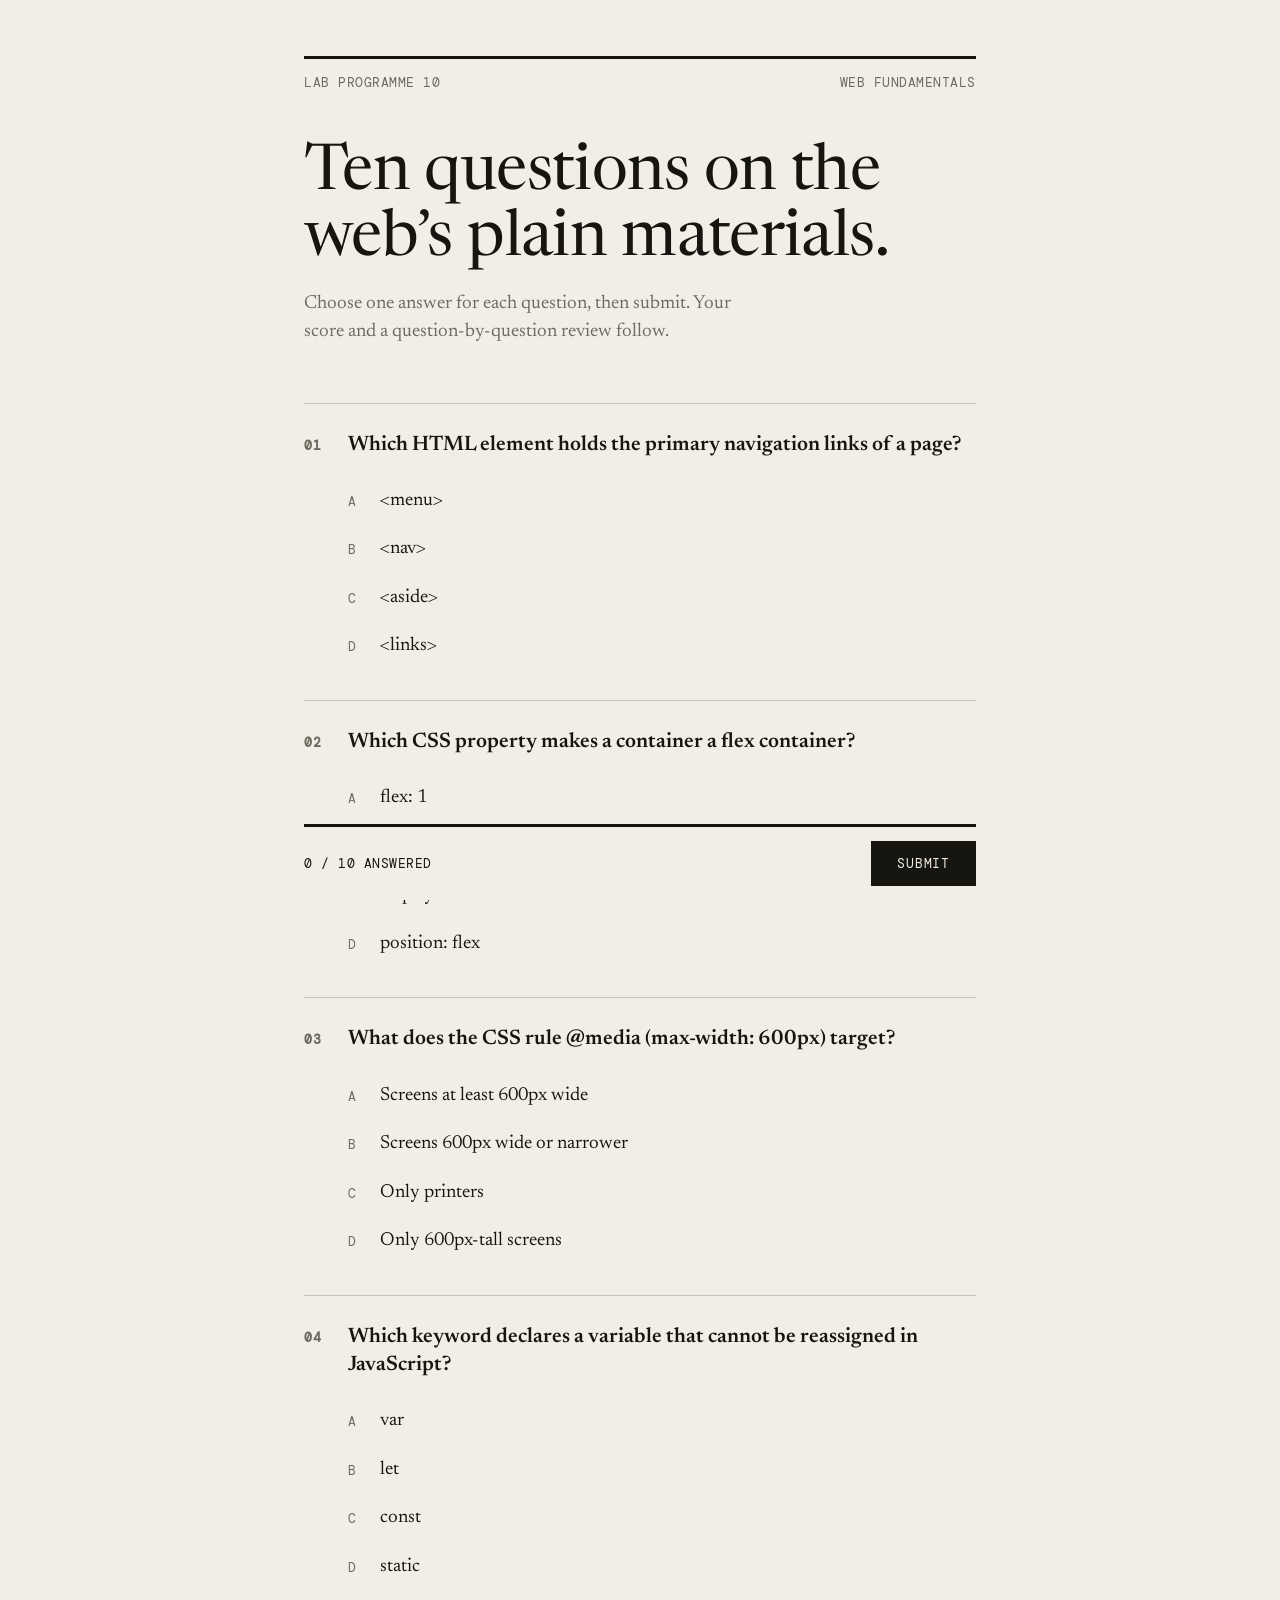
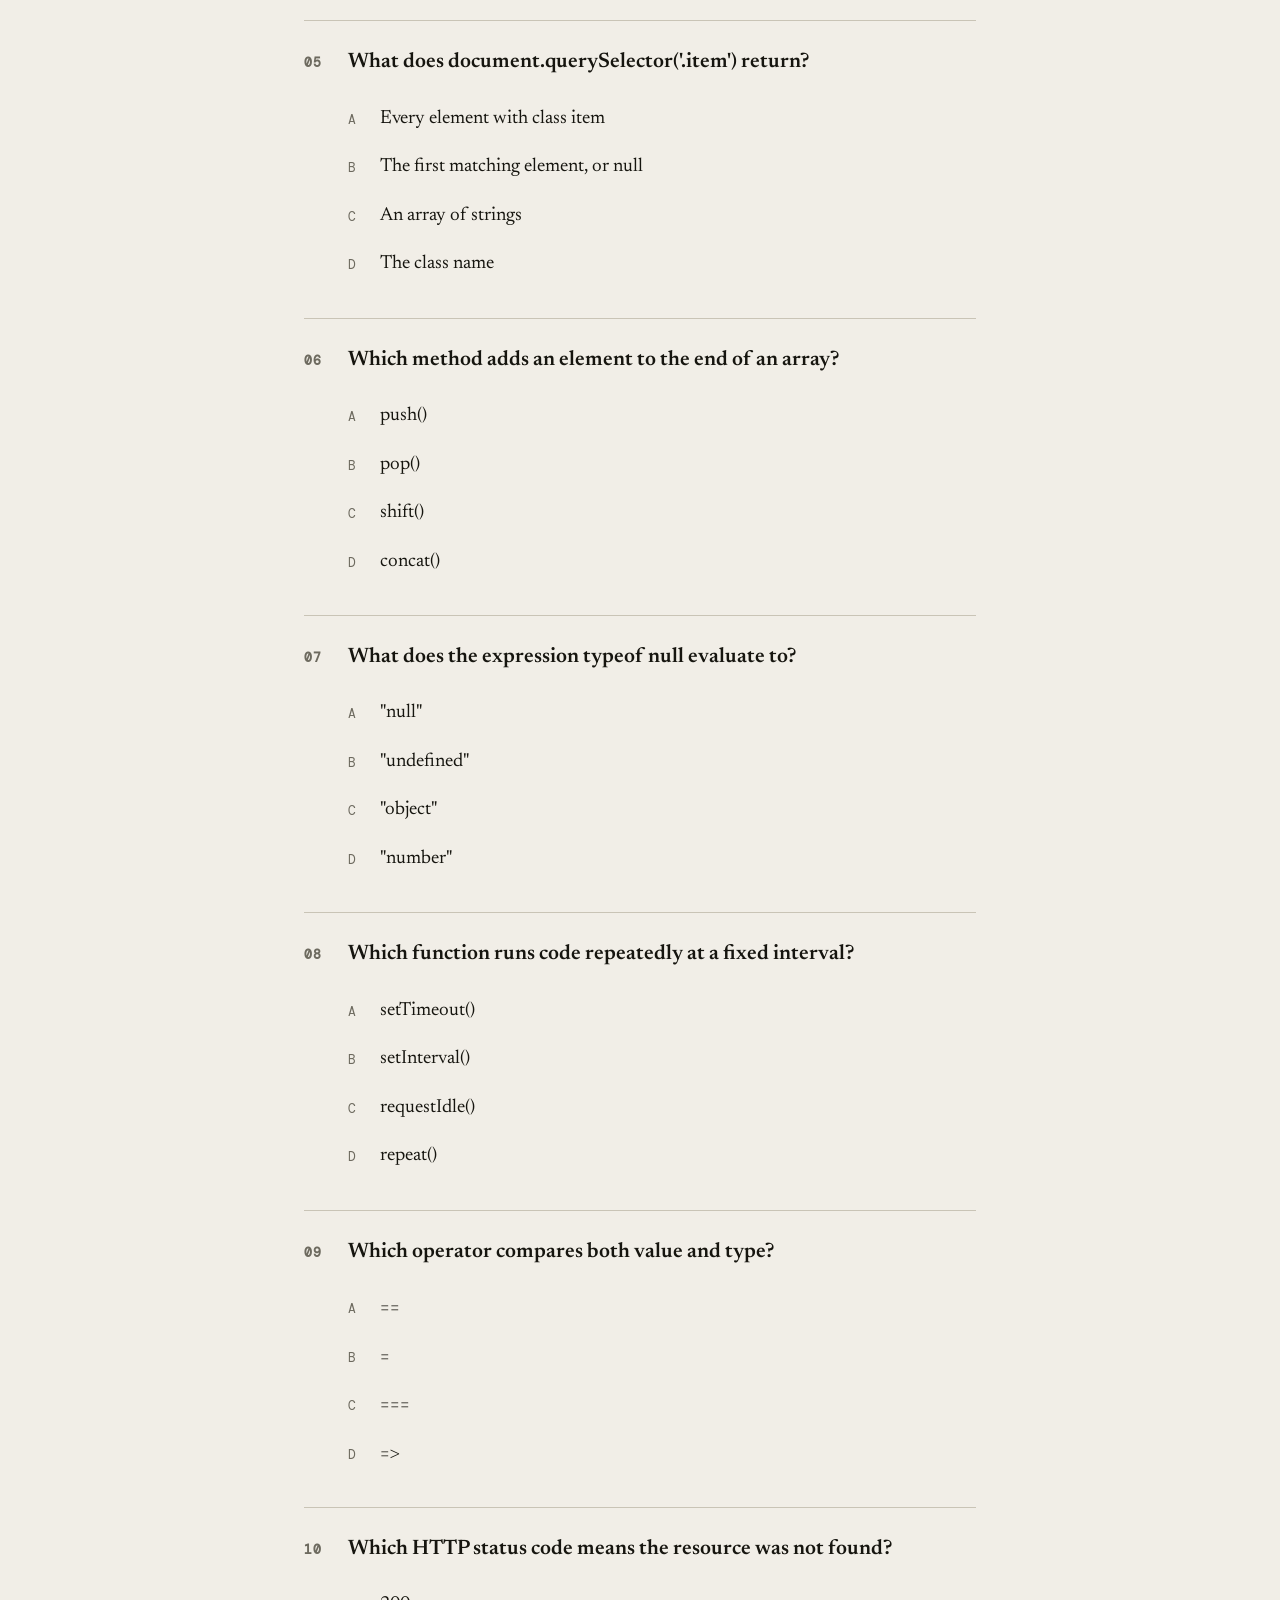
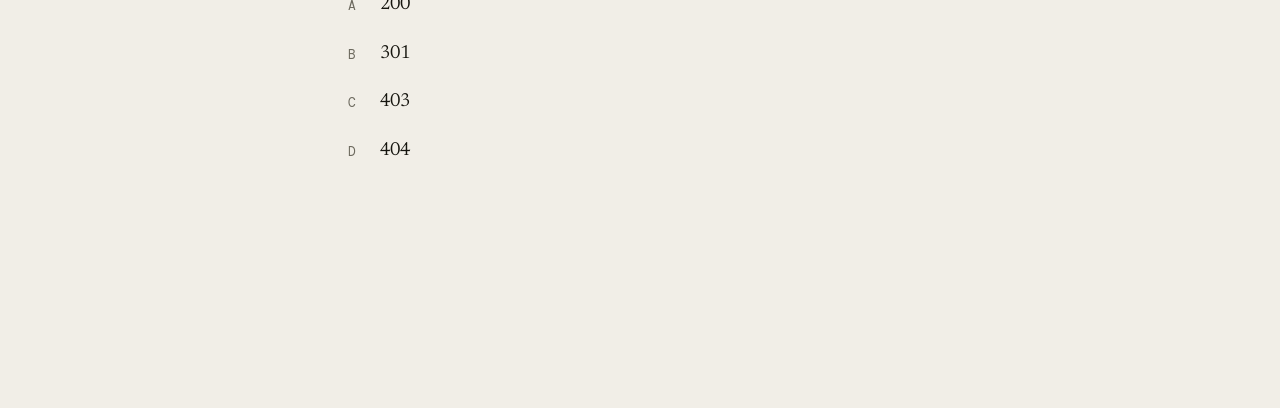
<file: 10. Quiz/index.html>
<!DOCTYPE html>
<html lang="en">

<head>
  <meta charset="utf-8">
  <meta name="viewport" content="width=device-width, initial-scale=1, viewport-fit=cover">
  <title>Web Fundamentals Quiz</title>
  <link rel="stylesheet"
    href="https://fonts.googleapis.com/css2?family=Newsreader:opsz,wght@6..72,400;6..72,600&family=DM+Mono:wght@400;500&display=swap">
  <style>
    :root {
      --paper: #f1eee7;
      --ink: #16150f;
      --mute: #6d6a5f;
      --rule: #c9c4b6;
      --accent: #b3331d;
      --ok: #2f5d3a;
      box-sizing: border-box;
      padding-top: env(safe-area-inset-top, 0px);
      padding-bottom: env(safe-area-inset-bottom, 0px);
    }

    @media (prefers-color-scheme:dark) {
      :root:not([data-theme="light"]) {
        --paper: #14130f;
        --ink: #ebe7da;
        --mute: #9a9585;
        --rule: #3a372e;
        --accent: #e0654d;
        --ok: #7fb48a;
        color-scheme: dark
      }
    }

    :root[data-theme="dark"] {
      --paper: #14130f;
      --ink: #ebe7da;
      --mute: #9a9585;
      --rule: #3a372e;
      --accent: #e0654d;
      --ok: #7fb48a;
      color-scheme: dark
    }

    html {
      scroll-padding-top: env(safe-area-inset-top, 0px)
    }

    * {
      box-sizing: border-box
    }

    body {
      margin: 0;
      background: var(--paper);
      color: var(--ink);
      font-family: "Newsreader", Georgia, "Times New Roman", serif;
      font-size: 19px;
      line-height: 1.5
    }

    .mono {
      font-family: "DM Mono", ui-monospace, Menlo, Consolas, monospace;
      font-size: 13px;
      letter-spacing: .04em;
      text-transform: uppercase
    }

    main {
      max-width: 720px;
      margin: 0 auto;
      padding: 56px 24px 96px
    }

    header {
      border-top: 3px solid var(--ink);
      padding-top: 14px;
      display: flex;
      justify-content: space-between;
      gap: 16px;
      color: var(--mute)
    }

    h1 {
      font-weight: 400;
      font-size: clamp(38px, 8vw, 64px);
      line-height: 1.04;
      margin: 48px 0 16px;
      letter-spacing: -.01em
    }

    .lede {
      color: var(--mute);
      margin: 0 0 56px;
      max-width: 46ch
    }

    .q {
      border-top: 1px solid var(--rule);
      padding: 28px 0 8px
    }

    .q h2 {
      font-weight: 600;
      font-size: 21px;
      line-height: 1.35;
      margin: 0 0 18px;
      display: grid;
      grid-template-columns: 44px 1fr
    }

    .q h2 .mono {
      color: var(--mute);
      padding-top: 5px
    }

    .opts {
      margin: 0 0 20px 44px;
      padding: 0;
      border: 0
    }

    .opt {
      display: grid;
      grid-template-columns: 32px 1fr;
      padding: 9px 0;
      cursor: pointer;
      border-bottom: 1px solid transparent
    }

    .opt input {
      position: absolute;
      opacity: 0;
      pointer-events: none
    }

    .opt .k {
      font-family: "DM Mono", monospace;
      font-size: 13px;
      color: var(--mute);
      padding-top: 5px
    }

    .opt span.t {
      border-bottom: 1px solid transparent
    }

    .opt:hover span.t {
      border-bottom-color: var(--mute)
    }

    .opt input:checked~.t {
      border-bottom: 2px solid var(--ink);
      font-weight: 600
    }

    .opt input:checked~.k {
      color: var(--ink)
    }

    .opt input:focus-visible~.t {
      outline: 2px solid var(--accent);
      outline-offset: 3px
    }

    .bar {
      position: sticky;
      bottom: 0;
      background: var(--paper);
      border-top: 3px solid var(--ink);
      padding: 14px 0 calc(14px + env(safe-area-inset-bottom, 0px));
      margin-top: 32px;
      display: flex;
      justify-content: space-between;
      align-items: center;
      gap: 16px
    }

    button {
      font-family: "DM Mono", ui-monospace, monospace;
      font-size: 13px;
      letter-spacing: .06em;
      text-transform: uppercase;
      background: var(--ink);
      color: var(--paper);
      border: 0;
      border-radius: 0;
      padding: 14px 26px;
      cursor: pointer
    }

    button:hover {
      background: var(--accent);
      color: #fff
    }

    button:disabled {
      background: transparent;
      color: var(--mute);
      border: 1px solid var(--rule);
      cursor: not-allowed
    }

    button.ghost {
      background: transparent;
      color: var(--ink);
      border: 1px solid var(--ink)
    }

    button.ghost:hover {
      background: var(--ink);
      color: var(--paper)
    }

    .msg {
      color: var(--accent);
      min-height: 1.4em
    }

    .score {
      display: flex;
      align-items: baseline;
      gap: 18px;
      border-top: 3px solid var(--ink);
      padding-top: 24px;
      margin-top: 40px
    }

    .score .n {
      font-size: clamp(96px, 24vw, 168px);
      line-height: .9;
      font-weight: 400;
      letter-spacing: -.03em
    }

    .score .d {
      font-size: clamp(28px, 6vw, 44px);
      color: var(--mute)
    }

    .verdict {
      font-size: 24px;
      margin: 8px 0 8px
    }

    .tally {
      display: flex;
      gap: 32px;
      color: var(--mute);
      margin: 20px 0 48px;
      flex-wrap: wrap
    }

    .tally b {
      color: var(--ink);
      font-weight: 500
    }

    .r {
      border-top: 1px solid var(--rule);
      padding: 22px 0
    }

    .r .head {
      display: grid;
      grid-template-columns: 44px 1fr;
      margin-bottom: 8px
    }

    .r .head p {
      margin: 0;
      font-weight: 600
    }

    .r .row {
      margin-left: 44px;
      display: grid;
      grid-template-columns: 120px 1fr;
      gap: 4px 12px;
      padding: 3px 0
    }

    .r .row .mono {
      color: var(--mute);
      padding-top: 4px
    }

    .good {
      color: var(--ok)
    }

    .bad {
      color: var(--accent)
    }

    .bad .t {
      text-decoration: line-through;
      text-decoration-thickness: 1px
    }

    .note {
      margin: 10px 0 0 44px;
      color: var(--mute);
      font-size: 17px
    }

    .hide {
      display: none
    }

    @media (max-width:520px) {
      body {
        font-size: 18px
      }

      .opts,
      .note,
      .r .row {
        margin-left: 0
      }

      .q h2,
      .r .head {
        grid-template-columns: 34px 1fr
      }

      .r .row {
        grid-template-columns: 1fr
      }
    }
  </style>
</head>

<body>
  <main>
    <header class="mono"><span>Lab Programme 10</span><span>Web Fundamentals</span></header>
    <h1>Ten questions on the web’s plain materials.</h1>
    <p class="lede">Choose one answer for each question, then submit. Your score and a question-by-question review
      follow.</p>

    <section id="quiz">
      <form id="form" novalidate></form>
      <div class="bar">
        <span class="mono" id="count">0 / 10 answered</span>
        <span class="msg mono" id="msg" role="status"></span>
        <button id="submit" type="button">Submit</button>
      </div>
    </section>

    <section id="result" class="hide" aria-live="polite"></section>
  </main>

  <script>
    const QUESTIONS = [
      { q: "Which HTML element holds the primary navigation links of a page?", o: ["<menu>", "<nav>", "<aside>", "<links>"], a: 1, n: "<nav> is the semantic landmark for major navigation blocks." },
      { q: "Which CSS property makes a container a flex container?", o: ["flex: 1", "align-items: center", "display: flex", "position: flex"], a: 2, n: "Flexbox begins with display: flex on the parent." },
      { q: "What does the CSS rule @media (max-width: 600px) target?", o: ["Screens at least 600px wide", "Screens 600px wide or narrower", "Only printers", "Only 600px-tall screens"], a: 1, n: "max-width applies the rules up to and including that width." },
      { q: "Which keyword declares a variable that cannot be reassigned in JavaScript?", o: ["var", "let", "const", "static"], a: 2, n: "const prevents reassignment of the binding." },
      { q: "What does document.querySelector('.item') return?", o: ["Every element with class item", "The first matching element, or null", "An array of strings", "The class name"], a: 1, n: "querySelectorAll returns all matches; querySelector returns the first." },
      { q: "Which method adds an element to the end of an array?", o: ["push()", "pop()", "shift()", "concat()"], a: 0, n: "push() appends and returns the new length." },
      { q: "What does the expression typeof null evaluate to?", o: ["\"null\"", "\"undefined\"", "\"object\"", "\"number\""], a: 2, n: "A long-standing quirk of the language." },
      { q: "Which function runs code repeatedly at a fixed interval?", o: ["setTimeout()", "setInterval()", "requestIdle()", "repeat()"], a: 1, n: "setInterval repeats until clearInterval is called." },
      { q: "Which operator compares both value and type?", o: ["==", "=", "===", "=>"], a: 2, n: "=== performs strict equality without type coercion." },
      { q: "Which HTTP status code means the resource was not found?", o: ["200", "301", "403", "404"], a: 3, n: "404 Not Found; 403 is forbidden, 301 a permanent redirect." }
    ];
    const L = ["A", "B", "C", "D"];
    const form = document.getElementById("form");
    const count = document.getElementById("count");
    const msg = document.getElementById("msg");
    const esc = s => s.replace(/[&<>"]/g, c => ({ "&": "&amp;", "<": "&lt;", ">": "&gt;", '"': "&quot;" }[c]));
    const pad = n => String(n).padStart(2, "0");

    function render() {
      form.innerHTML = QUESTIONS.map((x, i) => `
    <fieldset class="q" style="border-left:0;border-right:0;border-bottom:0;margin:0;padding-inline:0;min-inline-size:0">
      <legend class="hide">Question ${i + 1}</legend>
      <h2><span class="mono">${pad(i + 1)}</span><span>${esc(x.q)}</span></h2>
      <div class="opts">${x.o.map((t, j) => `
        <label class="opt"><input type="radio" name="q${i}" value="${j}"><span class="k">${L[j]}</span><span class="t">${esc(t)}</span></label>`).join("")}
      </div>
    </fieldset>`).join("");
      update();
    }
    function answers() {
      return QUESTIONS.map((_, i) => { const c = form.querySelector(`input[name=q${i}]:checked`); return c ? +c.value : null });
    }
    function update() {
      const n = answers().filter(v => v !== null).length;
      count.textContent = `${n} / ${QUESTIONS.length} answered`;
      if (n === QUESTIONS.length) msg.textContent = "";
    }
    form.addEventListener("change", update);

    document.getElementById("submit").addEventListener("click", () => {
      const ans = answers();
      const first = ans.indexOf(null);
      if (first !== -1) {
        const left = ans.filter(v => v === null).length;
        msg.textContent = `${left} unanswered`;
        form.querySelectorAll(".q")[first].scrollIntoView({ behavior: "smooth", block: "center" });
        return;
      }
      showResult(ans);
    });

    function showResult(ans) {
      const total = QUESTIONS.length;
      const score = ans.reduce((s, v, i) => s + (v === QUESTIONS[i].a ? 1 : 0), 0);
      const pct = Math.round(score / total * 100);
      const verdict = pct === 100 ? "Flawless." : pct >= 80 ? "Strong result." : pct >= 60 ? "A solid pass." : pct >= 40 ? "Needs revision." : "Start from the basics again.";
      const review = QUESTIONS.map((x, i) => {
        const ok = ans[i] === x.a;
        return `<div class="r">
      <div class="head"><span class="mono ${ok ? "good" : "bad"}">${pad(i + 1)}</span><p>${esc(x.q)}</p></div>
      <div class="row ${ok ? "good" : "bad"}"><span class="mono">${ok ? "Correct" : "Your answer"}</span><span class="t">${L[ans[i]]}. ${esc(x.o[ans[i]])}</span></div>
      ${ok ? "" : `<div class="row good"><span class="mono">Correct answer</span><span>${L[x.a]}. ${esc(x.o[x.a])}</span></div>`}
      <p class="note">${esc(x.n)}</p>
    </div>`}).join("");
      const res = document.getElementById("result");
      res.innerHTML = `
    <div class="mono" style="color:var(--mute);margin-top:40px">Result</div>
    <div class="score"><span class="n">${score}</span><span class="d">/ ${total}</span></div>
    <p class="verdict">${verdict}</p>
    <div class="tally mono"><span>Correct <b>${score}</b></span><span>Incorrect <b>${total - score}</b></span><span>Score <b>${pct}%</b></span></div>
    ${review}
    <div class="bar" style="position:static"><span></span><button id="retry" type="button" class="ghost">Retake quiz</button></div>`;
      document.getElementById("quiz").classList.add("hide");
      res.classList.remove("hide");
      window.scrollTo({ top: 0 });
      document.getElementById("retry").onclick = () => {
        res.classList.add("hide"); document.getElementById("quiz").classList.remove("hide");
        msg.textContent = ""; render(); window.scrollTo({ top: 0 });
      };
    }
    render();
  </script>
</body>

</html>
</file>
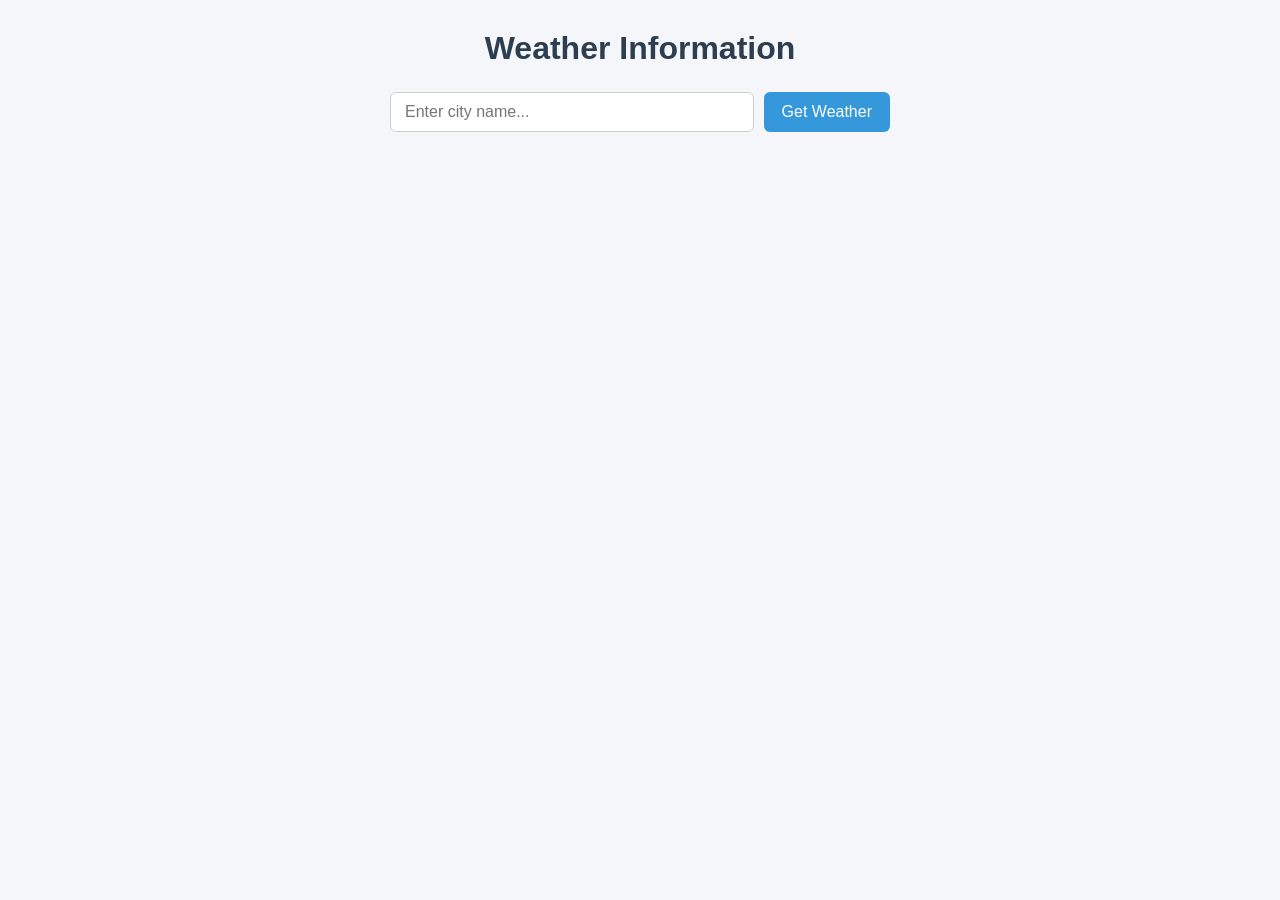
<file: 11. Weather_/index.html>
<!DOCTYPE html>
<html lang="en">

<head>
  <meta charset="UTF-8">
  <meta name="viewport" content="width=device-width, initial-scale=1.0">
  <title>Weather Information App</title>
  <style>
    * {
      box-sizing: border-box;
      margin: 0;
      padding: 0;
      font-family: Arial, sans-serif;
    }

    body {
      background-color: #f5f6fa;
      color: #333;
      padding: 30px 20px;
    }

    .container {
      max-width: 500px;
      margin: 0 auto;
    }

    h1 {
      text-align: center;
      margin-bottom: 25px;
      color: #2c3e50;
    }

    .input-group {
      display: flex;
      gap: 10px;
      margin-bottom: 20px;
    }

    .input-group input {
      flex: 1;
      padding: 10px 14px;
      font-size: 16px;
      border: 1px solid #ccc;
      border-radius: 6px;
      outline: none;
    }

    .input-group input:focus {
      border-color: #3498db;
    }

    .input-group button {
      padding: 10px 18px;
      font-size: 16px;
      background-color: #3498db;
      color: #ffffff;
      border: none;
      border-radius: 6px;
      cursor: pointer;
    }

    .input-group button:hover {
      background-color: #2980b9;
    }

    .error-msg {
      color: #e74c3c;
      font-size: 14px;
      text-align: center;
      margin-bottom: 15px;
      min-height: 20px;
    }

    .weather-card {
      background-color: #ffffff;
      padding: 25px;
      border-radius: 8px;
      border: 1px solid #e1e4e8;
      box-shadow: 0 2px 4px rgba(0, 0, 0, 0.05);
      text-align: center;
    }

    .weather-card h2 {
      font-size: 24px;
      color: #2c3e50;
      margin-bottom: 10px;
    }

    .weather-card .temp {
      font-size: 38px;
      font-weight: bold;
      color: #2c3e50;
      margin-bottom: 15px;
    }

    .weather-card p {
      font-size: 16px;
      color: #555;
      margin-bottom: 8px;
      text-transform: capitalize;
    }

    .loading {
      text-align: center;
      color: #7f8c8d;
      font-size: 16px;
      padding: 20px;
    }
  </style>
</head>

<body>
  <div class="container">
    <h1>Weather Information</h1>

    <div class="input-group">
      <input type="text" id="cityInput" placeholder="Enter city name...">
      <button id="searchBtn">Get Weather</button>
    </div>

    <div id="errorMessage" class="error-msg"></div>
    <div id="weatherContainer"></div>
  </div>

  <script>
    const API_KEY = "506cc305a262349e670315eeb8fe59c2";
    const BASE_URL = "https://api.openweathermap.org/data/2.5/weather";

    const cityInput = document.getElementById("cityInput");
    const searchBtn = document.getElementById("searchBtn");
    const weatherContainer = document.getElementById("weatherContainer");
    const errorMessage = document.getElementById("errorMessage");

    function displayError(message) {
      weatherContainer.innerHTML = "";
      errorMessage.textContent = message;
    }

    function displayWeather(data) {
      errorMessage.textContent = "";
      const cityName = data.name;
      const temperature = data.main.temp;
      const humidity = data.main.humidity;
      const condition = data.weather[0].description;

      weatherContainer.innerHTML = `
        <div class="weather-card">
          <h2>${cityName}</h2>
          <p class="temp">${temperature} °C</p>
          <p><strong>Condition:</strong> ${condition}</p>
          <p><strong>Humidity:</strong> ${humidity}%</p>
        </div>
      `;
    }

    async function fetchWeather(city) {
      try {
        weatherContainer.innerHTML = '<p class="loading">Loading weather data...</p>';
        const url = `${BASE_URL}?q=${city}&appid=${API_KEY}&units=metric`;
        const response = await fetch(url);
        if (!response.ok) {
          throw new Error("City not found or weather data unavailable.");
        }
        const data = await response.json();
        displayWeather(data);
      } catch (error) {
        displayError(error.message);
      }
    }

    function handleSearch() {
      const city = cityInput.value.trim();
      if (city === "") {
        displayError("Please enter a valid city name.");
        return;
      }
      fetchWeather(city);
    }

    searchBtn.addEventListener("click", handleSearch);
    cityInput.addEventListener("keypress", function (event) {
      if (event.key === "Enter") {
        handleSearch();
      }
    });
  </script>
</body>

</html>
</file>
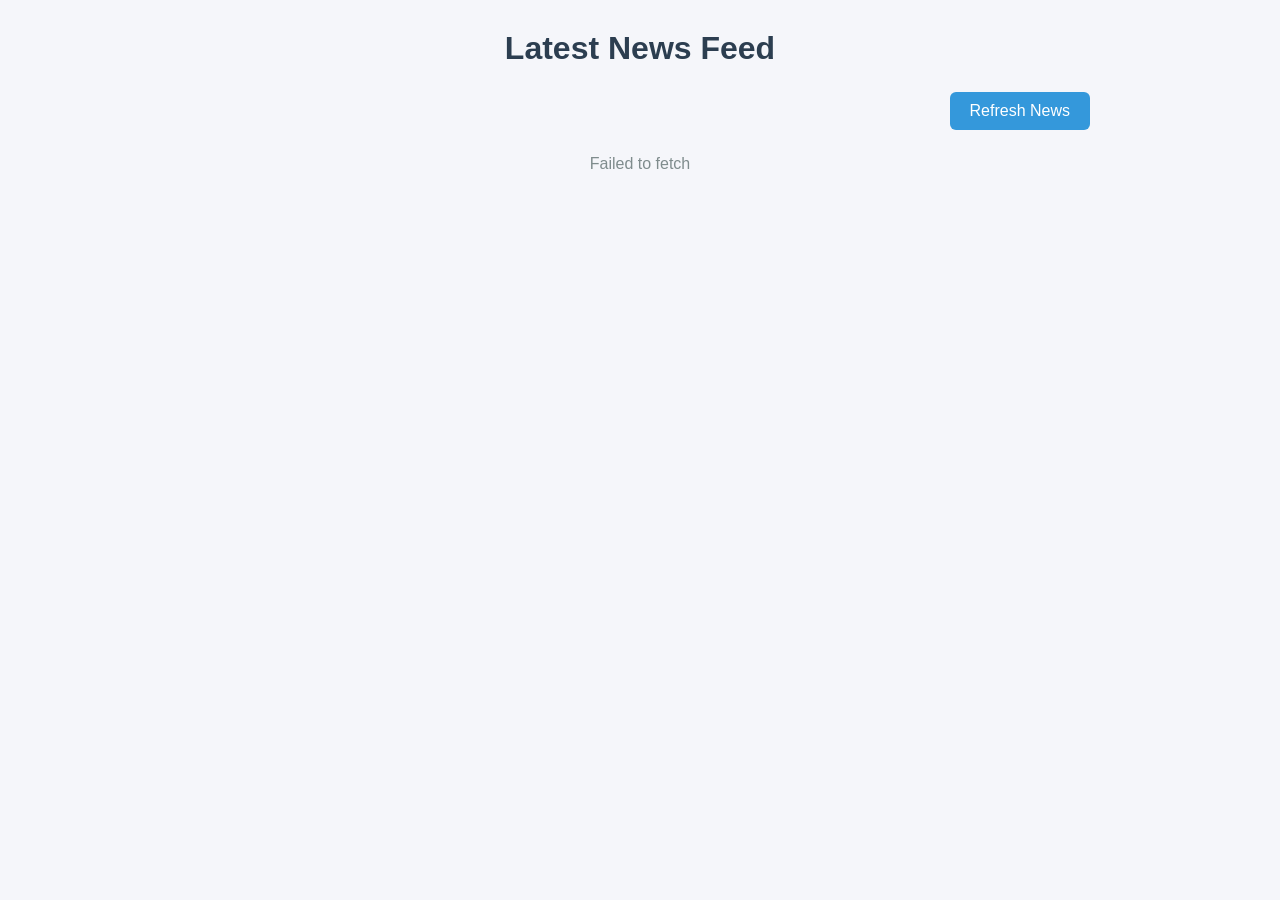
<file: 12. News/index.html>
<!DOCTYPE html>
<html lang="en">
<head>
  <meta charset="UTF-8">
  <meta name="viewport" content="width=device-width, initial-scale=1.0">
  <title>News Feed Application</title>
  <style>
    * {
      box-sizing: border-box;
      margin: 0;
      padding: 0;
      font-family: Arial, sans-serif;
    }

    body {
      background-color: #f5f6fa;
      color: #333;
      padding: 30px 20px;
    }

    .container {
      max-width: 900px;
      margin: 0 auto;
    }

    h1 {
      text-align: center;
      margin-bottom: 25px;
      color: #2c3e50;
    }

    .controls {
      display: flex;
      justify-content: flex-end;
      margin-bottom: 25px;
    }

    .controls button {
      padding: 10px 20px;
      font-size: 16px;
      background-color: #3498db;
      color: #ffffff;
      border: none;
      border-radius: 6px;
      cursor: pointer;
    }

    .controls button:hover {
      background-color: #2980b9;
    }

    .status-msg {
      text-align: center;
      font-size: 16px;
      color: #7f8c8d;
      margin-bottom: 20px;
      min-height: 24px;
    }

    .news-container {
      display: grid;
      grid-template-columns: repeat(auto-fill, minmax(260px, 1fr));
      gap: 20px;
    }

    .news-card {
      background-color: #ffffff;
      border-radius: 8px;
      border: 1px solid #e1e4e8;
      box-shadow: 0 2px 4px rgba(0, 0, 0, 0.05);
      overflow: hidden;
      display: flex;
      flex-direction: column;
    }

    .news-card img {
      width: 100%;
      height: 160px;
      object-fit: cover;
      background-color: #eee;
    }

    .news-card h3 {
      font-size: 17px;
      color: #2c3e50;
      padding: 15px 15px 8px;
      line-height: 1.3;
    }

    .news-desc {
      font-size: 14px;
      color: #666;
      padding: 0 15px 12px;
      flex: 1;
      line-height: 1.4;
    }

    .news-meta {
      font-size: 12px;
      color: #888;
      padding: 10px 15px;
      border-top: 1px solid #f0f0f0;
      background-color: #fafbfc;
    }
  </style>
</head>
<body>
  <div class="container">
    <h1>Latest News Feed</h1>

    <div class="controls">
      <button id="refreshBtn">Refresh News</button>
    </div>

    <div id="statusMessage" class="status-msg"></div>
    <div id="newsContainer" class="news-container"></div>
  </div>

  <script>
    const newsContainer = document.getElementById("newsContainer");
    const refreshBtn = document.getElementById("refreshBtn");
    const statusMessage = document.getElementById("statusMessage");

    let currentOffset = 0;

    function formatDate(isoString) {
      const date = new Date(isoString);
      return date.toLocaleDateString();
    }

    function displayArticles(articles) {
      newsContainer.innerHTML = "";
      if (!articles || articles.length === 0) {
        statusMessage.textContent = "No news articles available.";
        return;
      }
      statusMessage.textContent = "";

      articles.forEach(function(article) {
        const card = document.createElement("div");
        card.className = "news-card";

        const img = document.createElement("img");
        img.src = article.urlToImage || "https://images.unsplash.com/photo-1504711434969-e33886168f5c?w=400";
        img.alt = article.title || "News Image";
        img.onerror = function() {
          this.src = "https://images.unsplash.com/photo-1504711434969-e33886168f5c?w=400";
        };

        const title = document.createElement("h3");
        title.textContent = article.title || "No Title";

        const desc = document.createElement("p");
        desc.className = "news-desc";
        desc.textContent = article.description || "No description available.";

        const meta = document.createElement("div");
        meta.className = "news-meta";
        const sourceName = article.source && article.source.name ? article.source.name : "News Source";
        const publishedDate = article.publishedAt ? formatDate(article.publishedAt) : "";
        meta.textContent = `${sourceName} • ${publishedDate}`;

        card.appendChild(img);
        card.appendChild(title);
        card.appendChild(desc);
        card.appendChild(meta);

        newsContainer.appendChild(card);
      });
    }

    async function fetchNews() {
      try {
        newsContainer.innerHTML = "";
        statusMessage.textContent = "Loading latest news...";

        const url = `https://api.spaceflightnewsapi.net/v4/articles/?limit=6&offset=${currentOffset}&_t=${Date.now()}`;
        const response = await fetch(url);
        if (!response.ok) {
          throw new Error("Failed to retrieve news articles.");
        }

        const data = await response.json();
        const articles = data.results.map(function(item) {
          return {
            title: item.title,
            description: item.summary,
            urlToImage: item.image_url,
            source: { name: item.news_site },
            publishedAt: item.published_at
          };
        });

        displayArticles(articles);

        currentOffset = (currentOffset + 6) % 60;
      } catch (error) {
        newsContainer.innerHTML = "";
        statusMessage.textContent = error.message;
      }
    }

    refreshBtn.addEventListener("click", fetchNews);
    fetchNews();
  </script>
</body>
</html>
</file>
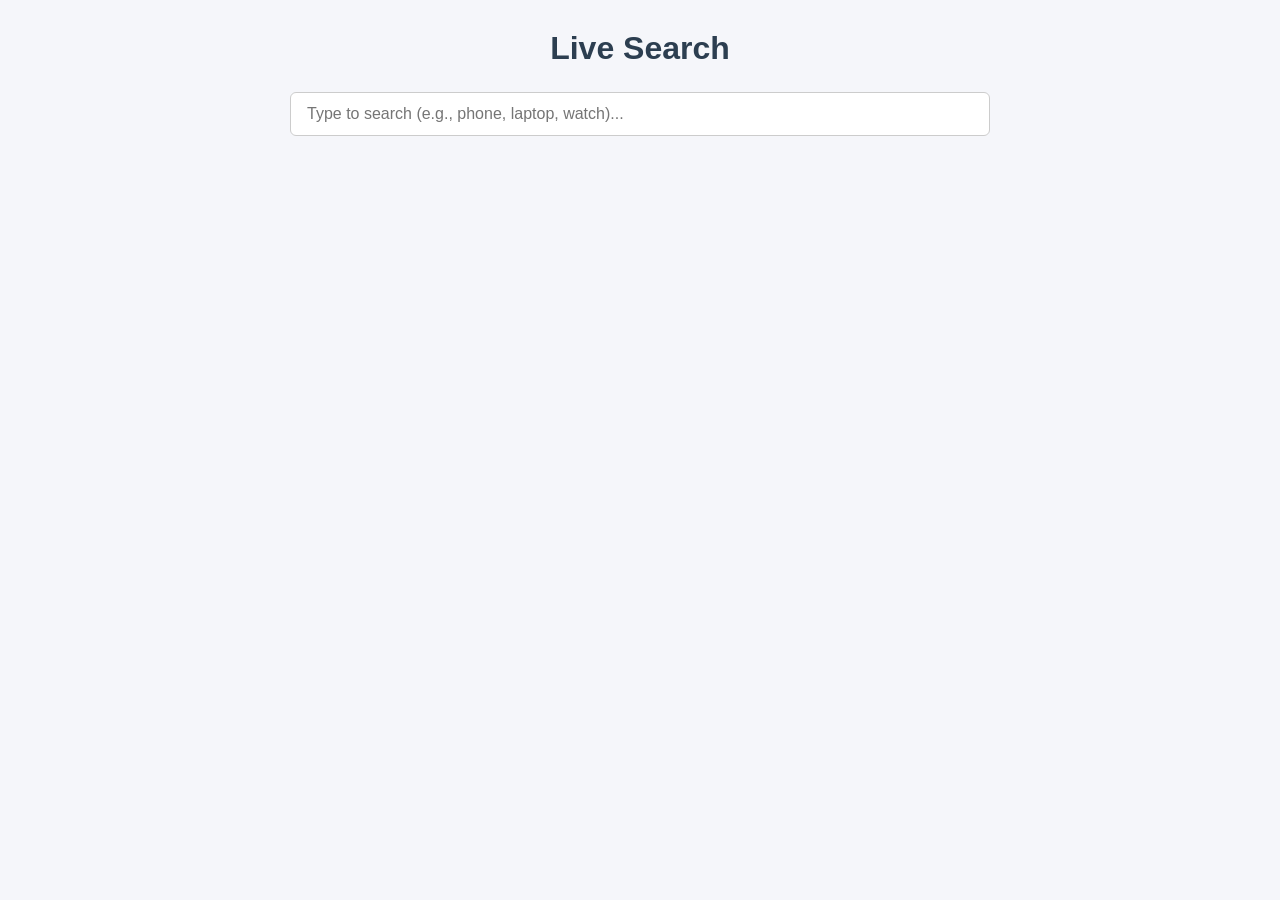
<file: 13. Search/index.html>
<!DOCTYPE html>
<html lang="en">
<head>
  <meta charset="UTF-8">
  <meta name="viewport" content="width=device-width, initial-scale=1.0">
  <title>Live Search with Debounce</title>
  <style>
    * {
      box-sizing: border-box;
      margin: 0;
      padding: 0;
      font-family: Arial, sans-serif;
    }

    body {
      background-color: #f5f6fa;
      color: #333;
      padding: 30px 20px;
    }

    .container {
      max-width: 700px;
      margin: 0 auto;
    }

    h1 {
      text-align: center;
      margin-bottom: 25px;
      color: #2c3e50;
    }

    .search-box {
      margin-bottom: 20px;
    }

    .search-box input {
      width: 100%;
      padding: 12px 16px;
      font-size: 16px;
      border: 1px solid #ccc;
      border-radius: 6px;
      outline: none;
      background-color: #ffffff;
    }

    .search-box input:focus {
      border-color: #3498db;
    }

    .status-msg {
      text-align: center;
      font-size: 15px;
      color: #7f8c8d;
      margin-bottom: 20px;
      min-height: 22px;
    }

    .results-container {
      display: flex;
      flex-direction: column;
      gap: 12px;
    }

    .result-card {
      background-color: #ffffff;
      padding: 18px 20px;
      border-radius: 8px;
      border: 1px solid #e1e4e8;
      box-shadow: 0 2px 4px rgba(0, 0, 0, 0.05);
    }

    .result-card h3 {
      font-size: 17px;
      color: #2c3e50;
      margin-bottom: 6px;
    }

    .result-card p {
      font-size: 14px;
      color: #555;
      line-height: 1.4;
    }
  </style>
</head>
<body>
  <div class="container">
    <h1>Live Search</h1>

    <div class="search-box">
      <input type="text" id="searchInput" placeholder="Type to search (e.g., phone, laptop, watch)...">
    </div>

    <div id="statusMessage" class="status-msg"></div>
    <div id="resultsContainer" class="results-container"></div>
  </div>

  <script>
    const API_URL = "https://dummyjson.com/products/search";
    let debounceTimer = null;

    const searchInput = document.getElementById("searchInput");
    const resultsContainer = document.getElementById("resultsContainer");
    const statusMessage = document.getElementById("statusMessage");

    function displayResults(items) {
      resultsContainer.innerHTML = "";
      const list = Array.isArray(items) ? items : (items.products || items.results || []);

      if (!list || list.length === 0) {
        statusMessage.textContent = "No matching records found.";
        return;
      }
      statusMessage.textContent = "";

      list.forEach(function(item) {
        const itemCard = document.createElement("div");
        itemCard.className = "result-card";

        const title = document.createElement("h3");
        title.textContent = item.title;

        const details = document.createElement("p");
        details.textContent = item.description || `Category: ${item.category} • Price: $${item.price}`;

        itemCard.appendChild(title);
        itemCard.appendChild(details);
        resultsContainer.appendChild(itemCard);
      });
    }

    async function fetchSearchResults(query) {
      try {
        statusMessage.textContent = "Searching...";
        const response = await fetch(API_URL + "?q=" + encodeURIComponent(query));
        if (!response.ok) {
          throw new Error("Unable to retrieve search results.");
        }
        const data = await response.json();
        displayResults(data);
      } catch (error) {
        resultsContainer.innerHTML = "";
        statusMessage.textContent = error.message;
      }
    }

    function handleLiveInput() {
      clearTimeout(debounceTimer);
      const query = searchInput.value.trim();
      if (query === "") {
        resultsContainer.innerHTML = "";
        statusMessage.textContent = "";
        return;
      }
      debounceTimer = setTimeout(function() {
        fetchSearchResults(query);
      }, 300);
    }

    searchInput.addEventListener("input", handleLiveInput);
  </script>
</body>
</html>
</file>
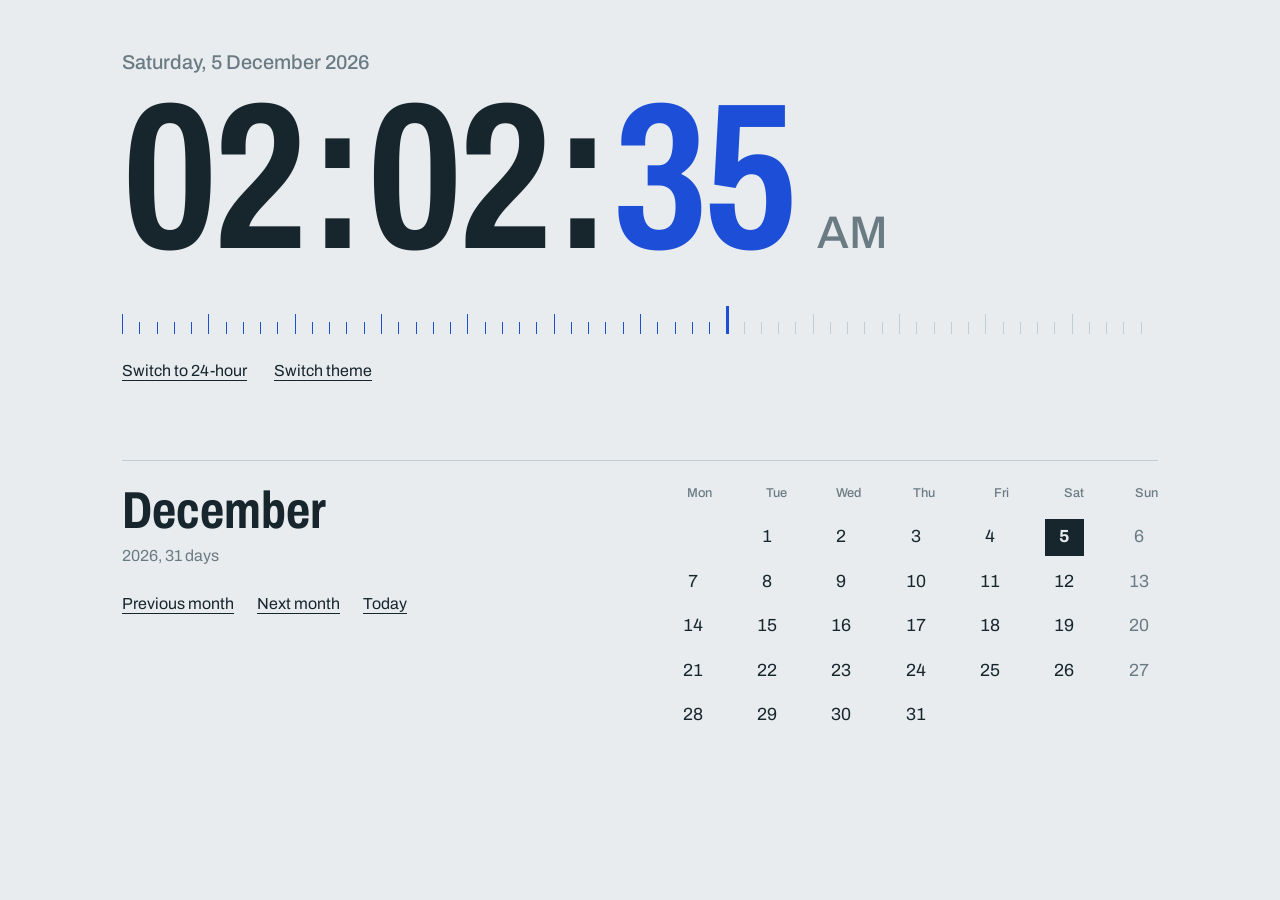
<file: 8. Digital Clock/index.html>
<!DOCTYPE html>
<html lang="en">
<head>
<meta charset="UTF-8">
<meta name="viewport" content="width=device-width, initial-scale=1, viewport-fit=cover">
<title>Clock and Calendar</title>
<link rel="stylesheet" href="https://fonts.googleapis.com/css2?family=Archivo:wdth,wght@62..125,300..800&display=swap">
<style>
  :root {
    --paper: #e8ecee;
    --ink: #17252d;
    --muted: #6b7b84;
    --rule: #c3ccd1;
    --signal: #1d4ed8;
    --on-ink: #e8ecee;
    box-sizing: border-box;
    padding-top: env(safe-area-inset-top, 0px);
    padding-bottom: env(safe-area-inset-bottom, 0px);
    color-scheme: light;
  }
  @media (prefers-color-scheme: dark) {
    :root:not([data-theme="light"]) {
      --paper: #12191d; --ink: #dfe6ea; --muted: #8696a0;
      --rule: #2d3b43; --signal: #7da2ff; --on-ink: #12191d;
      color-scheme: dark;
    }
  }
  :root[data-theme="dark"] {
    --paper: #12191d; --ink: #dfe6ea; --muted: #8696a0;
    --rule: #2d3b43; --signal: #7da2ff; --on-ink: #12191d;
    color-scheme: dark;
  }
  *, *::before, *::after { box-sizing: border-box; }
  html { scroll-padding-top: env(safe-area-inset-top, 0px); }
  body {
    margin: 0;
    background: var(--paper);
    color: var(--ink);
    font-family: "Archivo", "Arial Narrow", Arial, sans-serif;
    font-stretch: 100%;
    line-height: 1.4;
  }
  main {
    max-width: 1100px;
    margin: 0 auto;
    padding: 48px 32px 64px;
  }

  /* ---------- Clock ---------- */
  .date-line {
    margin: 0;
    font-size: clamp(1rem, 2.2vw, 1.25rem);
    font-weight: 500;
    color: var(--muted);
  }
  .time {
    margin: 4px 0 0;
    font-size: clamp(4.5rem, 20vw, 13rem);
    font-weight: 700;
    font-stretch: 70%;
    line-height: 0.95;
    letter-spacing: -0.02em;
    font-variant-numeric: tabular-nums;
    display: flex;
    align-items: baseline;
    flex-wrap: wrap;
  }
  .time .sec { color: var(--signal); }
  .time .meridiem {
    font-size: 0.22em;
    font-weight: 500;
    font-stretch: 100%;
    letter-spacing: 0;
    margin-left: 0.5em;
    color: var(--muted);
  }
  .colon { padding: 0 0.04em; }

  /* Sixty ticks: one per second */
  .ticks {
    display: grid;
    grid-template-columns: repeat(60, 1fr);
    gap: 0;
    margin-top: 28px;
    height: 28px;
    align-items: end;
  }
  .ticks i {
    display: block;
    width: 1px;
    height: 40%;
    background: var(--rule);
    justify-self: start;
  }
  .ticks i:nth-child(5n+1) { height: 70%; }
  .ticks i.on { background: var(--signal); }
  .ticks i.now { width: 3px; height: 100%; background: var(--signal); }

  .controls { margin-top: 20px; }
  button {
    font: inherit;
    color: var(--ink);
    background: none;
    border: 0;
    border-radius: 0;
    padding: 6px 0;
    cursor: pointer;
    text-decoration: underline;
    text-decoration-thickness: 1px;
    text-underline-offset: 4px;
  }
  button:hover { color: var(--signal); }
  button:focus-visible, .cal td:focus-visible {
    outline: 2px solid var(--signal);
    outline-offset: 3px;
  }
  .controls button + button { margin-left: 24px; }

  /* ---------- Calendar ---------- */
  .calendar {
    margin-top: 72px;
    padding-top: 24px;
    border-top: 1px solid var(--rule);
    display: grid;
    grid-template-columns: 1fr minmax(320px, 520px);
    gap: 32px 64px;
    align-items: start;
  }
  .cal-head h2 {
    margin: 0;
    font-size: clamp(2rem, 5vw, 3.25rem);
    font-weight: 700;
    font-stretch: 75%;
    line-height: 1;
  }
  .cal-head p { margin: 8px 0 20px; color: var(--muted); }
  .cal-nav button + button { margin-left: 20px; }

  table.cal { width: 100%; border-collapse: collapse; table-layout: fixed; }
  .cal th {
    padding: 0 0 12px;
    font-size: 0.8rem;
    font-weight: 500;
    color: var(--muted);
    text-align: right;
  }
  .cal td {
    padding: 4px 0;
    text-align: right;
    font-variant-numeric: tabular-nums;
    font-size: 1.1rem;
  }
  .cal td span {
    display: inline-block;
    min-width: 2.2em;
    padding: 6px 8px;
    text-align: center;
  }
  .cal td.sun { color: var(--muted); }
  .cal td.today span { background: var(--ink); color: var(--on-ink); font-weight: 700; }

  @media (max-width: 760px) {
    main { padding: 32px 20px 48px; }
    .calendar { grid-template-columns: 1fr; margin-top: 48px; }
    .ticks { height: 22px; }
  }
  @media (prefers-reduced-motion: reduce) { * { transition: none !important; } }
</style>
</head>
<body>
<main>
  <section aria-label="Clock">
    <p class="date-line" id="dateLine">&nbsp;</p>
    <h1 class="time" id="time" aria-live="off">
      <span id="hh">--</span><span class="colon">:</span><span id="mm">--</span><span class="colon">:</span><span class="sec" id="ss">--</span><span class="meridiem" id="mer"></span>
    </h1>
    <div class="ticks" id="ticks" aria-hidden="true"></div>
    <div class="controls">
      <button type="button" id="fmt">Switch to 24-hour</button>
      <button type="button" id="theme">Switch theme</button>
    </div>
  </section>

  <section class="calendar" aria-label="Calendar">
    <div class="cal-head">
      <h2 id="monthTitle"></h2>
      <p id="monthSub"></p>
      <div class="cal-nav">
        <button type="button" id="prev">Previous month</button>
        <button type="button" id="next">Next month</button>
        <button type="button" id="todayBtn">Today</button>
      </div>
    </div>
    <table class="cal" id="cal">
      <thead>
        <tr><th scope="col">Mon</th><th scope="col">Tue</th><th scope="col">Wed</th><th scope="col">Thu</th><th scope="col">Fri</th><th scope="col">Sat</th><th scope="col">Sun</th></tr>
      </thead>
      <tbody id="calBody"></tbody>
    </table>
  </section>
</main>

<script>
  // ---------- State ----------
  var use24h = false;
  var now = new Date();
  var viewYear = now.getFullYear();
  var viewMonth = now.getMonth();

  var DAYS = ["Sunday", "Monday", "Tuesday", "Wednesday", "Thursday", "Friday", "Saturday"];
  var MONTHS = ["January", "February", "March", "April", "May", "June", "July",
                "August", "September", "October", "November", "December"];

  var el = function (id) { return document.getElementById(id); };
  var pad = function (n) { return n < 10 ? "0" + n : "" + n; };

  // ---------- Build the 60 ticks once ----------
  var tickEls = [];
  (function () {
    var box = el("ticks");
    for (var i = 0; i < 60; i++) {
      var t = document.createElement("i");
      box.appendChild(t);
      tickEls.push(t);
    }
  })();

  // ---------- Clock: runs every second via setInterval ----------
  function updateClock() {
    var d = new Date();
    var h = d.getHours();
    var mer = "";
    if (!use24h) {
      mer = h >= 12 ? "PM" : "AM";
      h = h % 12 || 12;
    }
    el("hh").textContent = pad(h);
    el("mm").textContent = pad(d.getMinutes());
    el("ss").textContent = pad(d.getSeconds());
    el("mer").textContent = mer;

    el("dateLine").textContent =
      DAYS[d.getDay()] + ", " + d.getDate() + " " + MONTHS[d.getMonth()] + " " + d.getFullYear();

    var s = d.getSeconds();
    for (var i = 0; i < 60; i++) {
      tickEls[i].className = i < s ? "on" : (i === s ? "now" : "");
    }

    // Keep "today" correct if midnight passes while the page is open
    if (d.getDate() !== now.getDate()) { now = d; renderCalendar(); }
  }

  // ---------- Calendar ----------
  function renderCalendar() {
    var first = new Date(viewYear, viewMonth, 1);
    var daysInMonth = new Date(viewYear, viewMonth + 1, 0).getDate();
    var offset = (first.getDay() + 6) % 7; // Monday = 0

    el("monthTitle").textContent = MONTHS[viewMonth];
    el("monthSub").textContent = viewYear + ", " + daysInMonth + " days";

    var body = el("calBody");
    body.innerHTML = "";
    var day = 1;
    var rows = Math.ceil((offset + daysInMonth) / 7);

    for (var r = 0; r < rows; r++) {
      var tr = document.createElement("tr");
      for (var c = 0; c < 7; c++) {
        var td = document.createElement("td");
        var index = r * 7 + c;
        if (index >= offset && day <= daysInMonth) {
          var span = document.createElement("span");
          span.textContent = day;
          td.appendChild(span);
          if (c === 6) td.className = "sun";
          if (day === now.getDate() && viewMonth === now.getMonth() && viewYear === now.getFullYear()) {
            td.className += " today";
            td.setAttribute("aria-current", "date");
          }
          day++;
        }
        tr.appendChild(td);
      }
      body.appendChild(tr);
    }
  }

  function shiftMonth(delta) {
    viewMonth += delta;
    if (viewMonth < 0)  { viewMonth = 11; viewYear--; }
    if (viewMonth > 11) { viewMonth = 0;  viewYear++; }
    renderCalendar();
  }

  // ---------- Events ----------
  el("prev").addEventListener("click", function () { shiftMonth(-1); });
  el("next").addEventListener("click", function () { shiftMonth(1); });
  el("todayBtn").addEventListener("click", function () {
    now = new Date();
    viewYear = now.getFullYear();
    viewMonth = now.getMonth();
    renderCalendar();
  });
  el("fmt").addEventListener("click", function () {
    use24h = !use24h;
    this.textContent = use24h ? "Switch to 12-hour" : "Switch to 24-hour";
    updateClock();
  });
  el("theme").addEventListener("click", function () {
    var root = document.documentElement;
    var dark = root.getAttribute("data-theme") === "dark" ||
      (!root.getAttribute("data-theme") && window.matchMedia("(prefers-color-scheme: dark)").matches);
    root.setAttribute("data-theme", dark ? "light" : "dark");
  });

  // ---------- Start ----------
  updateClock();
  renderCalendar();
  setInterval(updateClock, 1000);
</script>
</body>
</html>
</file>
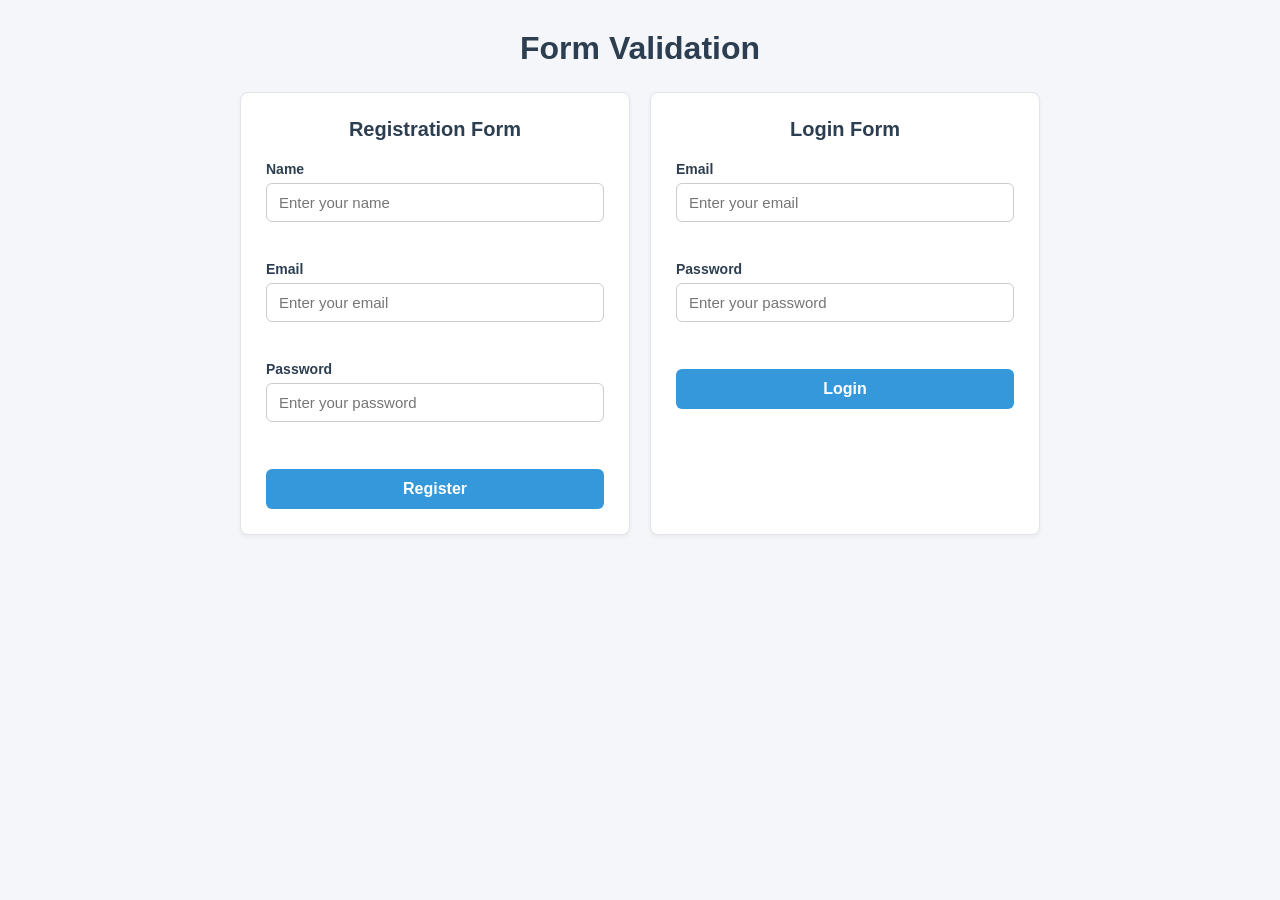
<file: 9. Validation/index.html>
<!DOCTYPE html>
<html lang="en">
<head>
  <meta charset="UTF-8">
  <meta name="viewport" content="width=device-width, initial-scale=1.0">
  <title>Form Validation</title>
  <style>
    * {
      box-sizing: border-box;
      margin: 0;
      padding: 0;
      font-family: Arial, sans-serif;
    }

    body {
      background-color: #f5f6fa;
      color: #333;
      padding: 30px 20px;
    }

    .container {
      max-width: 800px;
      margin: 0 auto;
    }

    h1 {
      text-align: center;
      margin-bottom: 25px;
      color: #2c3e50;
    }

    .forms-wrapper {
      display: grid;
      grid-template-columns: repeat(auto-fit, minmax(320px, 1fr));
      gap: 20px;
    }

    .form-card {
      background-color: #ffffff;
      padding: 25px;
      border-radius: 8px;
      border: 1px solid #e1e4e8;
      box-shadow: 0 2px 4px rgba(0, 0, 0, 0.05);
    }

    .form-card h2 {
      margin-bottom: 20px;
      color: #2c3e50;
      font-size: 20px;
      text-align: center;
    }

    .form-group {
      margin-bottom: 16px;
    }

    label {
      display: block;
      margin-bottom: 6px;
      font-size: 14px;
      font-weight: bold;
      color: #2c3e50;
    }

    input {
      width: 100%;
      padding: 10px 12px;
      font-size: 15px;
      border: 1px solid #ccc;
      border-radius: 6px;
      outline: none;
    }

    input:focus {
      border-color: #3498db;
    }

    input.error {
      border-color: #e74c3c;
    }

    .error-msg {
      color: #e74c3c;
      font-size: 13px;
      margin-top: 5px;
      min-height: 18px;
    }

    button {
      width: 100%;
      padding: 11px;
      font-size: 16px;
      font-weight: bold;
      background-color: #3498db;
      color: #ffffff;
      border: none;
      border-radius: 6px;
      cursor: pointer;
      margin-top: 8px;
    }

    button:hover {
      background-color: #2980b9;
    }
  </style>
</head>
<body>
  <div class="container">
    <h1>Form Validation</h1>

    <div class="forms-wrapper">
      <div class="form-card">
        <h2>Registration Form</h2>
        <form id="regForm">
          <div class="form-group">
            <label for="regName">Name</label>
            <input type="text" id="regName" placeholder="Enter your name">
            <div id="regNameError" class="error-msg"></div>
          </div>
          <div class="form-group">
            <label for="regEmail">Email</label>
            <input type="text" id="regEmail" placeholder="Enter your email">
            <div id="regEmailError" class="error-msg"></div>
          </div>
          <div class="form-group">
            <label for="regPassword">Password</label>
            <input type="password" id="regPassword" placeholder="Enter your password">
            <div id="regPasswordError" class="error-msg"></div>
          </div>
          <button type="submit">Register</button>
        </form>
      </div>

      <div class="form-card">
        <h2>Login Form</h2>
        <form id="loginForm">
          <div class="form-group">
            <label for="loginEmail">Email</label>
            <input type="text" id="loginEmail" placeholder="Enter your email">
            <div id="loginEmailError" class="error-msg"></div>
          </div>
          <div class="form-group">
            <label for="loginPassword">Password</label>
            <input type="password" id="loginPassword" placeholder="Enter your password">
            <div id="loginPasswordError" class="error-msg"></div>
          </div>
          <button type="submit">Login</button>
        </form>
      </div>
    </div>
  </div>

  <script>
    const regForm = document.getElementById("regForm");
    const loginForm = document.getElementById("loginForm");
    const regName = document.getElementById("regName");
    const regEmail = document.getElementById("regEmail");
    const regPassword = document.getElementById("regPassword");
    const loginEmail = document.getElementById("loginEmail");
    const loginPassword = document.getElementById("loginPassword");

    const regNameError = document.getElementById("regNameError");
    const regEmailError = document.getElementById("regEmailError");
    const regPasswordError = document.getElementById("regPasswordError");
    const loginEmailError = document.getElementById("loginEmailError");
    const loginPasswordError = document.getElementById("loginPasswordError");

    const emailRegex = /^[^\s@]+@[^\s@]+\.[^\s@]+$/;
    const passwordRegex = /^(?=.*[a-z])(?=.*[A-Z])(?=.*\d).{8,}$/;

    function showError(inputField, errorElement, message) {
      errorElement.textContent = message;
      inputField.classList.add("error");
    }

    function clearError(inputField, errorElement) {
      errorElement.textContent = "";
      inputField.classList.remove("error");
    }

    function validateRequired(inputField, errorElement, fieldName) {
      const value = inputField.value.trim();
      if (value === "") {
        showError(inputField, errorElement, fieldName + " is required.");
        return false;
      } else {
        clearError(inputField, errorElement);
        return true;
      }
    }

    function validateEmail(emailField, errorElement) {
      if (!validateRequired(emailField, errorElement, "Email")) {
        return false;
      }
      if (!emailRegex.test(emailField.value.trim())) {
        showError(emailField, errorElement, "Enter a valid email address.");
        return false;
      } else {
        clearError(emailField, errorElement);
        return true;
      }
    }

    function validatePassword(passwordField, errorElement, checkStrength) {
      if (!validateRequired(passwordField, errorElement, "Password")) {
        return false;
      }
      if (checkStrength && !passwordRegex.test(passwordField.value)) {
        showError(passwordField, errorElement, "Password must be at least 8 characters with uppercase, lowercase, and a number.");
        return false;
      } else {
        clearError(passwordField, errorElement);
        return true;
      }
    }

    regName.addEventListener("input", function() {
      validateRequired(regName, regNameError, "Name");
    });

    regEmail.addEventListener("input", function() {
      validateEmail(regEmail, regEmailError);
    });

    regPassword.addEventListener("input", function() {
      validatePassword(regPassword, regPasswordError, true);
    });

    loginEmail.addEventListener("input", function() {
      validateEmail(loginEmail, loginEmailError);
    });

    loginPassword.addEventListener("input", function() {
      validatePassword(loginPassword, loginPasswordError, false);
    });

    if (regForm) {
      regForm.addEventListener("submit", function(event) {
        event.preventDefault();
        const isNameValid = validateRequired(regName, regNameError, "Name");
        const isEmailValid = validateEmail(regEmail, regEmailError);
        const isPasswordValid = validatePassword(regPassword, regPasswordError, true);
        if (isNameValid && isEmailValid && isPasswordValid) {
          alert("Registration successful!");
          regForm.reset();
        }
      });
    }

    if (loginForm) {
      loginForm.addEventListener("submit", function(event) {
        event.preventDefault();
        const isEmailValid = validateEmail(loginEmail, loginEmailError);
        const isPasswordValid = validatePassword(loginPassword, loginPasswordError, false);
        if (isEmailValid && isPasswordValid) {
          alert("Login successful!");
          loginForm.reset();
        }
      });
    }
  </script>
</body>
</html>
</file>
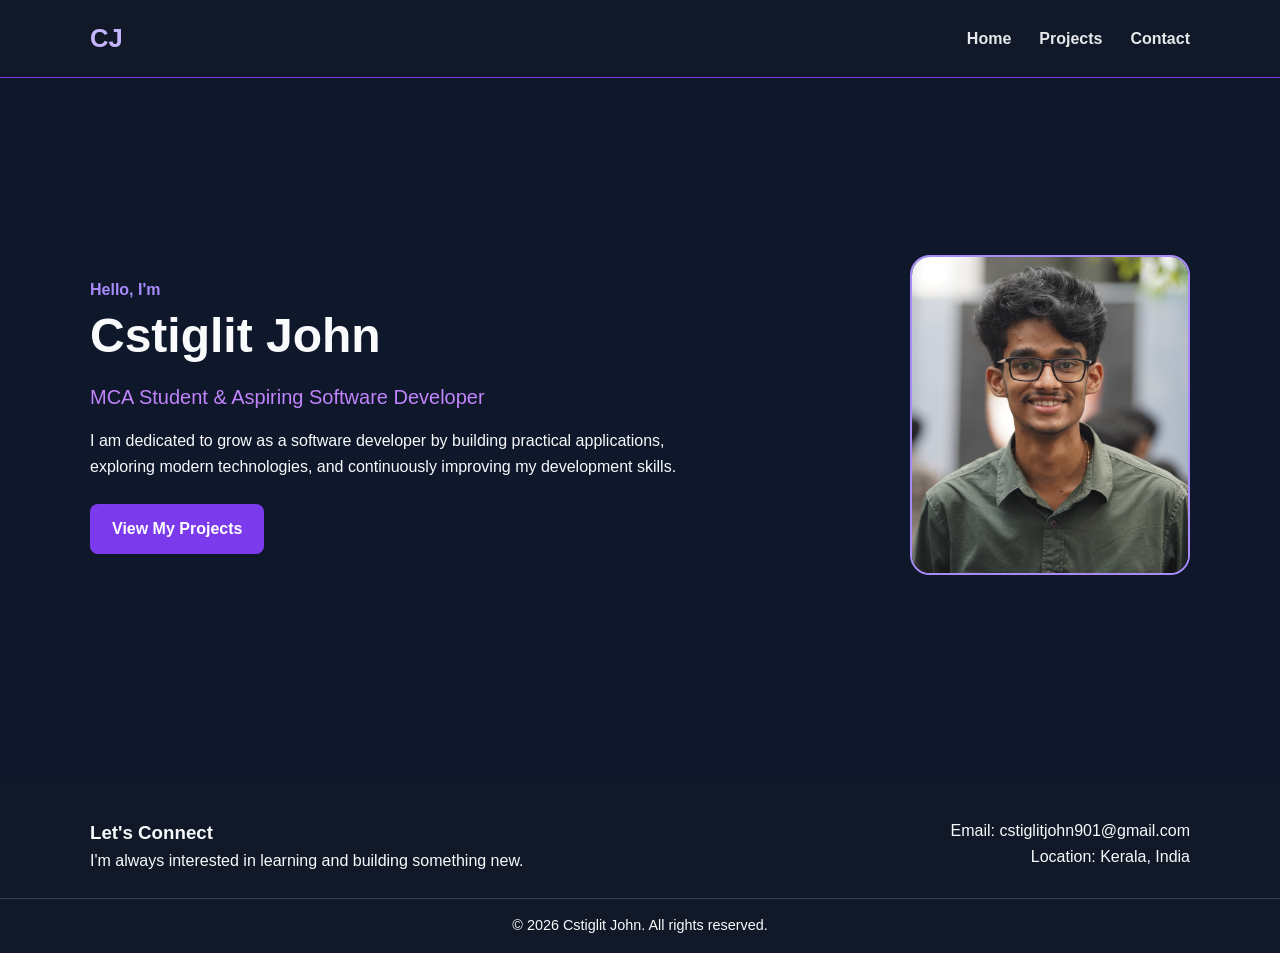
<file: Cstiglit Portfolio (Experiment 4)/index.html>
<!DOCTYPE html>
<html lang="en">

<head>
    <meta charset="UTF-8">
    <meta name="viewport" content="width=device-width, initial-scale=1.0">
    
    <title>My Portfolio | Home</title>
    
    <link rel="stylesheet" href="style.css">
</head>

<body>
    <header class="site-header">

    <div class="container nav-container">

        <a href="index.html" class="logo">CJ</a>

        <nav>
            <ul class="nav-menu">
                <li>
                    <a href="index.html">Home</a>
                </li>

                <li>
                    <a href="projects.html">Projects</a>
                </li>

                <li>
                    <a href="contact.html">Contact</a>
                </li>
            </ul>
        </nav>

    </div>

</header>
<main>

    <section class="hero">

        <div class="container hero-content">

            <div class="hero-text">

                <p class="intro">Hello, I'm</p>

                <h1>Cstiglit John</h1>

                <p class="tagline">
                    MCA Student & Aspiring Software Developer
                </p>

                <p class="description">
                    I am dedicated to grow as a software developer by building 
                    practical applications, exploring modern technologies, and 
                    continuously improving my development skills.

                </p>

                <a href="projects.html" class="button">
                    View My Projects
                </a>

            </div>

            <div class="profile-photo">
                <img src="cstiglit.jpeg" alt="Profile photo">
            </div>

        </div>

    </section>

</main>
<footer class="site-footer">

    <div class="container footer-content">

        <div>
            <h3>Let's Connect</h3>
            <p>I'm always interested in learning and building something new.</p>
        </div>

        <div class="footer-contact">
            <p>Email: cstiglitjohn901@gmail.com</p>
            <p>Location: Kerala, India</p>
        </div>

    </div>

    <div class="copyright">
        <p>&copy; 2026 Cstiglit John. All rights reserved.</p>
    </div>

</footer>
</body>

</html>
</file>
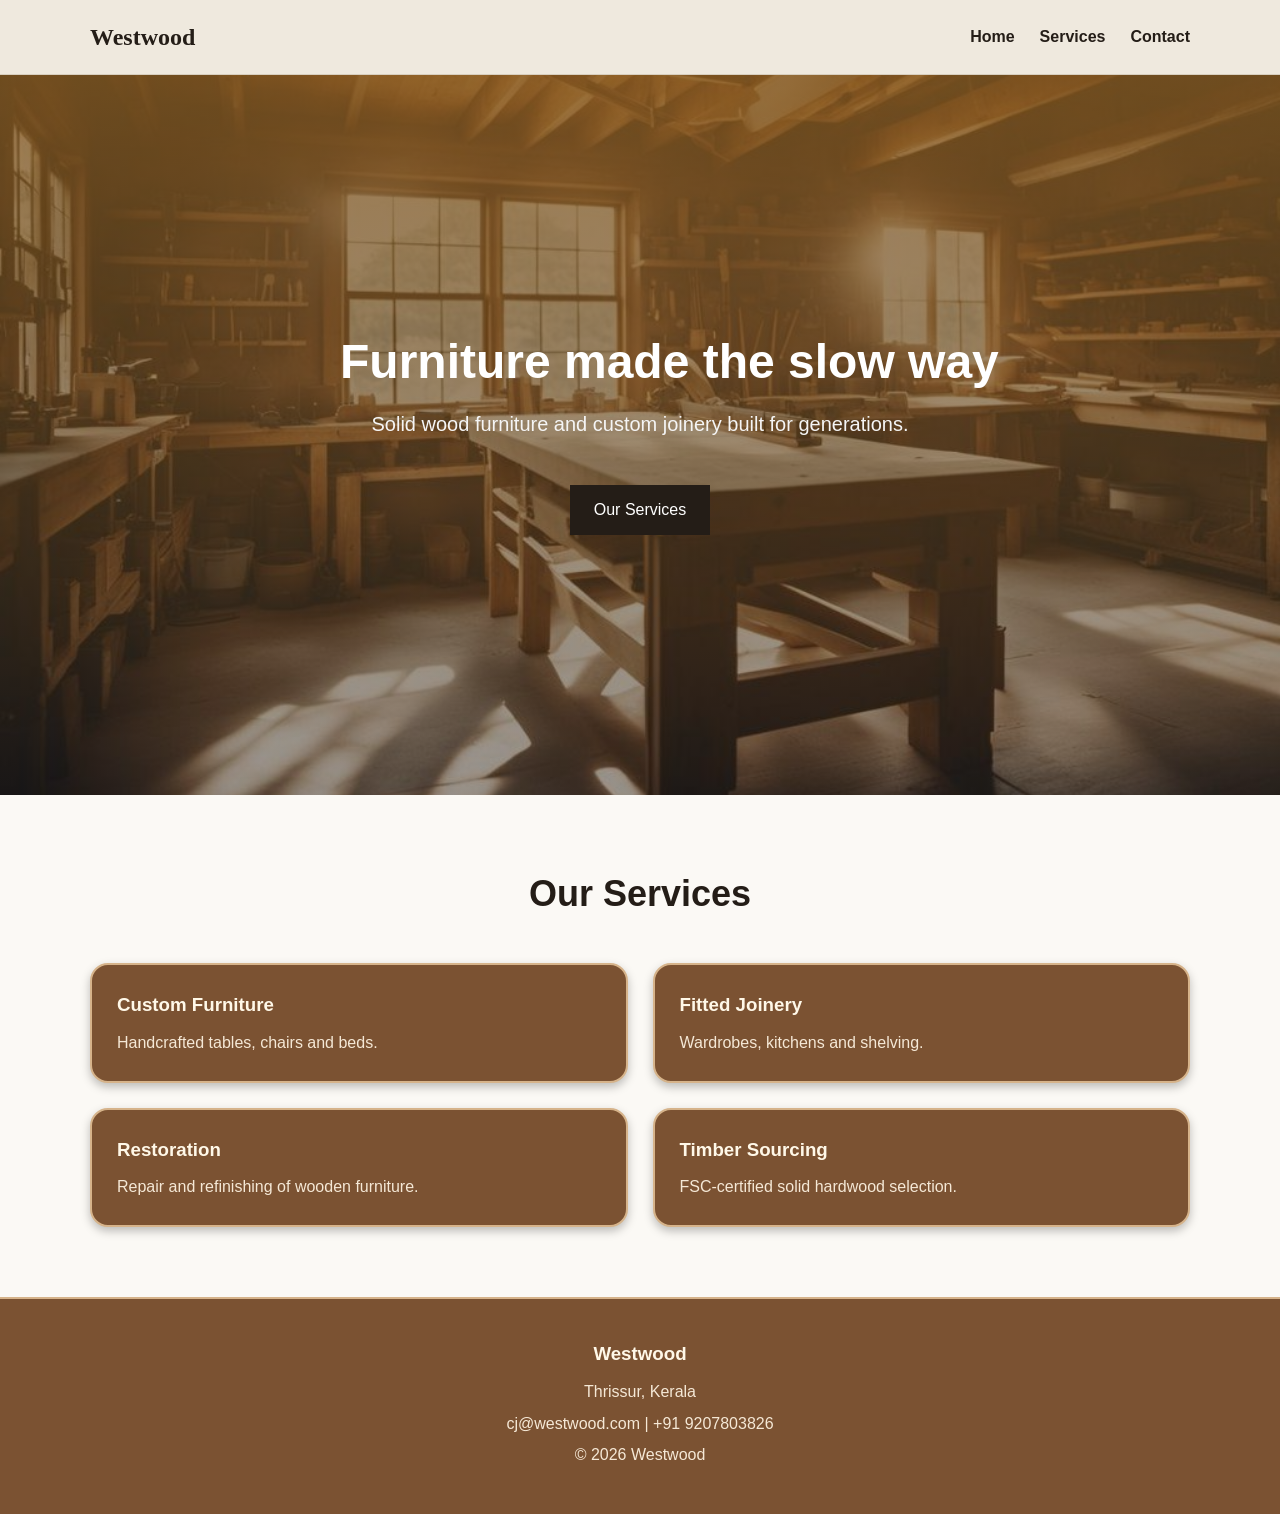
<file: Experiment 1/index.html>
<!DOCTYPE html>
<html lang="en">
<head>
  <meta charset="UTF-8">
  <meta name="viewport" content="width=device-width, initial-scale=1.0">
  <title>Westwood Furniture</title>
  <link rel="stylesheet" href="style.css">
</head>
<body>

<header>
  <div class="container">
    <h2 class="logo">Westwood</h2>

    <nav>
      <a href="#">Home</a>
      <a href="#services">Services</a>
      <a href="#contact">Contact</a>
    </nav>
  </div>
</header>

<section class="hero">
  <div class="hero-text">
    <h1>Furniture made the slow way</h1>
    <p>Solid wood furniture and custom joinery built for generations.</p>
    <a href="#services" class="btn">Our Services</a>
  </div>
</section>

<section class="services" id="services">
  <h2>Our Services</h2>

  <div class="grid">
    <div class="card">
      <h3>Custom Furniture</h3>
      <p>Handcrafted tables, chairs and beds.</p>
    </div>

    <div class="card">
      <h3>Fitted Joinery</h3>
      <p>Wardrobes, kitchens and shelving.</p>
    </div>

    <div class="card">
      <h3>Restoration</h3>
      <p>Repair and refinishing of wooden furniture.</p>
    </div>

    <div class="card">
      <h3>Timber Sourcing</h3>
      <p>FSC-certified solid hardwood selection.</p>
    </div>
  </div>
</section>

<footer id="contact">
  <h3>Westwood</h3>
  <p>Thrissur, Kerala</p>
  <p>cj@westwood.com | +91 9207803826</p>
  <p>© 2026 Westwood</p>
</footer>

</body>
</html>
</file>
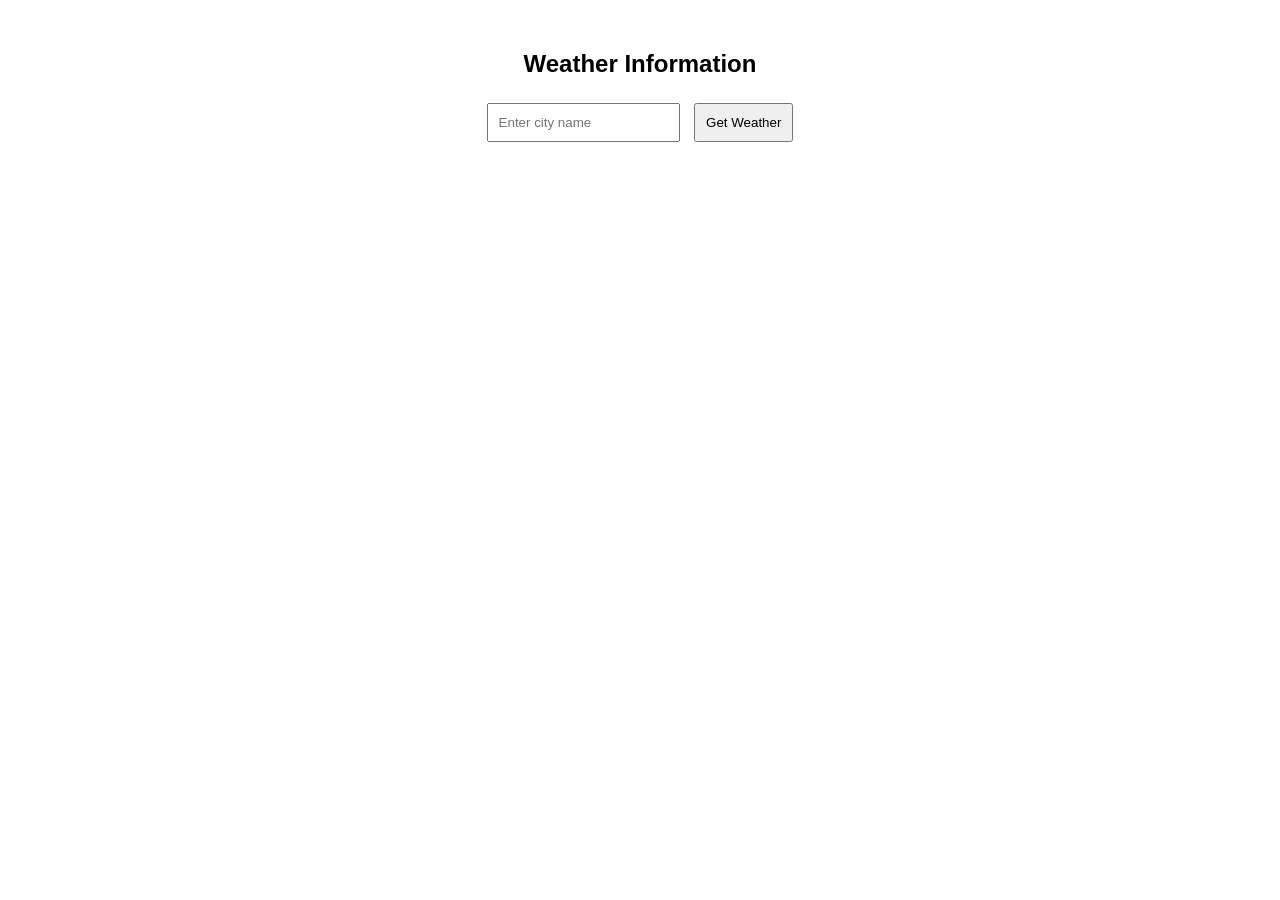
<file: Experiment 11/index.html>
<!DOCTYPE html>
<html>
<head>
    <title>Weather App</title>
    <link rel="stylesheet" href="style.css">
</head>
<body>

    <h2>Weather Information</h2>

    <input type="text" id="city" placeholder="Enter city name">

    <button onclick="getWeather()">Get Weather</button>

    <p id="error"></p>

    <div id="weather"></div>

    <script src="script.js"></script>
</body>
</html>
</file>
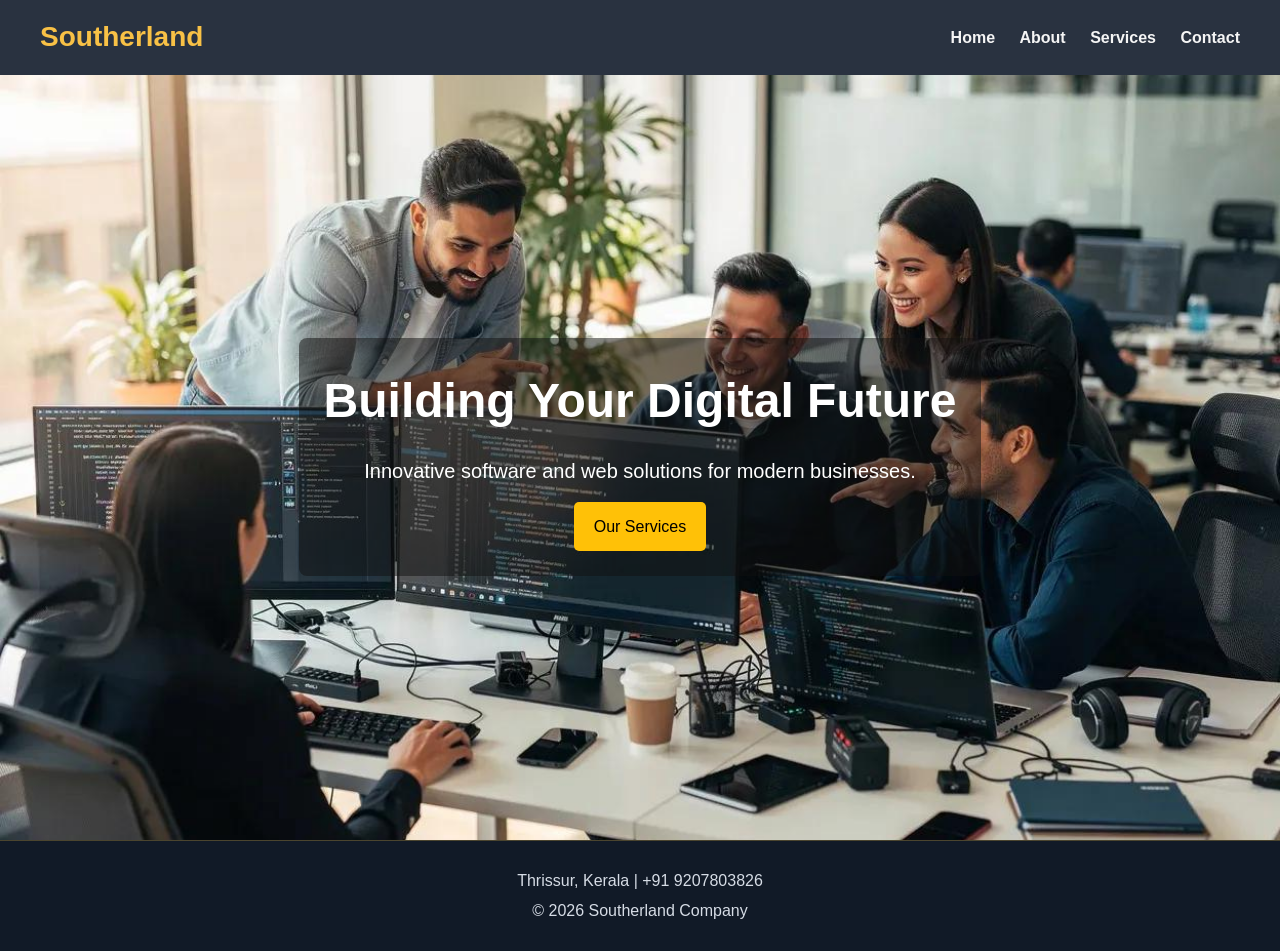
<file: Experiment 2/index.html>
<!DOCTYPE html>
<html lang="en">
<head>
    <meta charset="UTF-8">
    <meta name="viewport" content="width=device-width, initial-scale=1.0">
    <title>Southerland Company</title>
    <link rel="stylesheet" href="style.css">
</head>
<body>

<header>
    <div class="logo">Southerland</div>
    <nav>
        <a href="index.html">Home</a>
        <a href="about.html">About</a>
        <a href="services.html">Services</a>
        <a href="contact.html">Contact</a>
    </nav>
</header>

<section class="hero">
    <div class="hero-text">
        <h1>Building Your Digital Future</h1>
        <p>Innovative software and web solutions for modern businesses.</p>
        <a href="services.html" class="btn">Our Services</a>
    </div>
</section>

<footer>
    <p>Thrissur, Kerala | +91 9207803826</p>
    <p>© 2026 Southerland Company</p>
</footer>

</body>
</html>
</file>
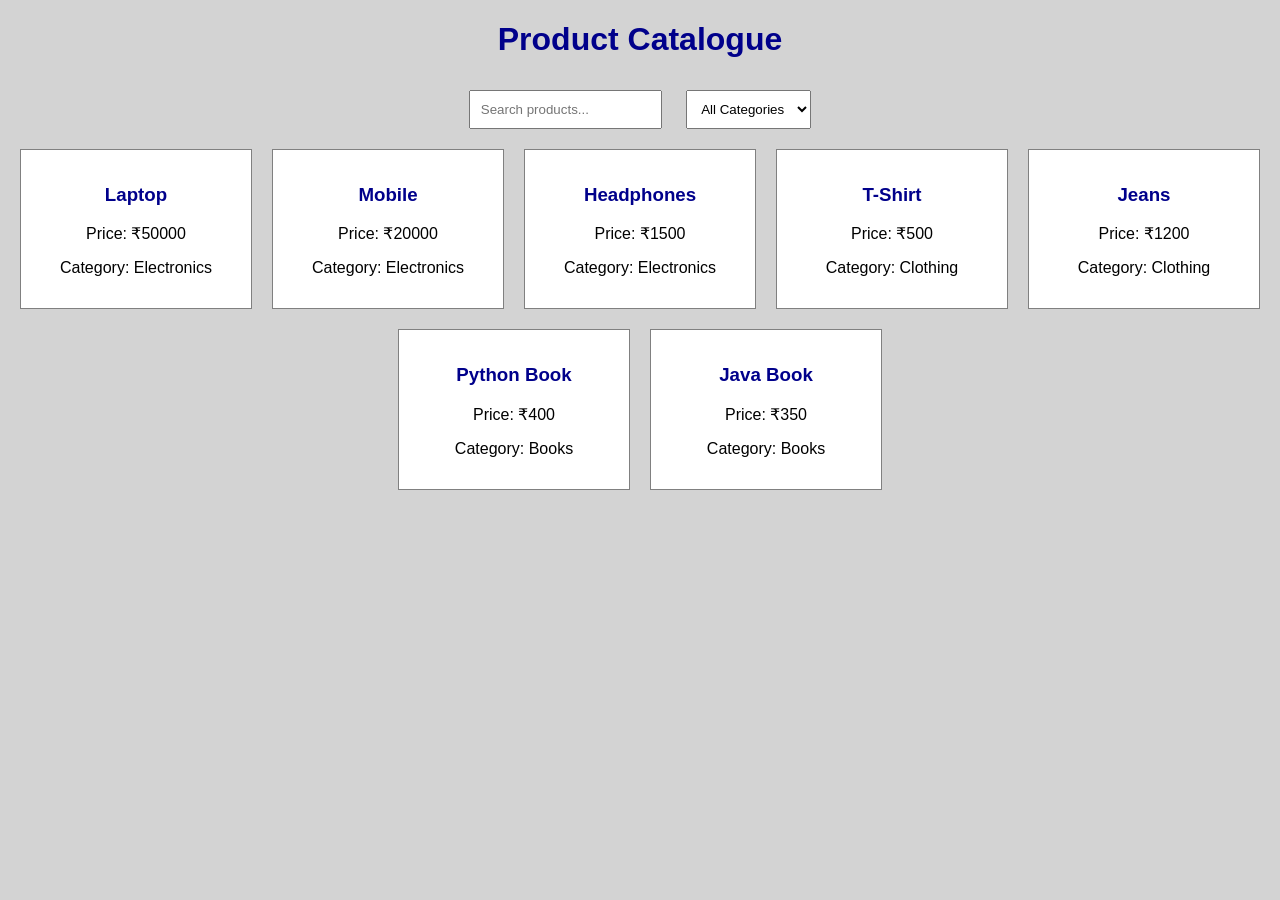
<file: Experiment 6/index.html>
<!DOCTYPE html>
<html>
<head>
    <meta charset="UTF-8">
    <meta name="viewport" content="width=device-width,initial-scale=1.0">
    <title>Product Catalogue</title>
    <link rel="stylesheet" href="style.css">
</head>
<body>

    <h1>Product Catalogue</h1>

    <!-- Search Bar --> <!-- ivide id koduthath javascript inu vendi aan. -->
    <input type="text" id="search" placeholder="Search products...">
<!--  type koduthath text aan avide adikka enn arriyan.|placeholder vechone user nu hint kodukkkan search  product. -->
    <!-- Category Filter -->
     <!-- select indakkanath oru drop down veran aan!. -->
    <select id="category">
        <!-- ivide value="All" okke vechonath javascript nu edukkan aan. -->
        <option value="All">All Categories</option>
        <option value="Electronics">Electronics</option>
        <option value="Clothing">Clothing</option>
        <option value="Books">Books</option>
    </select>

    <!-- Product List -->
    <div id="productList"></div>

    <script src="script.js"></script>

</body>
</html>
</file>
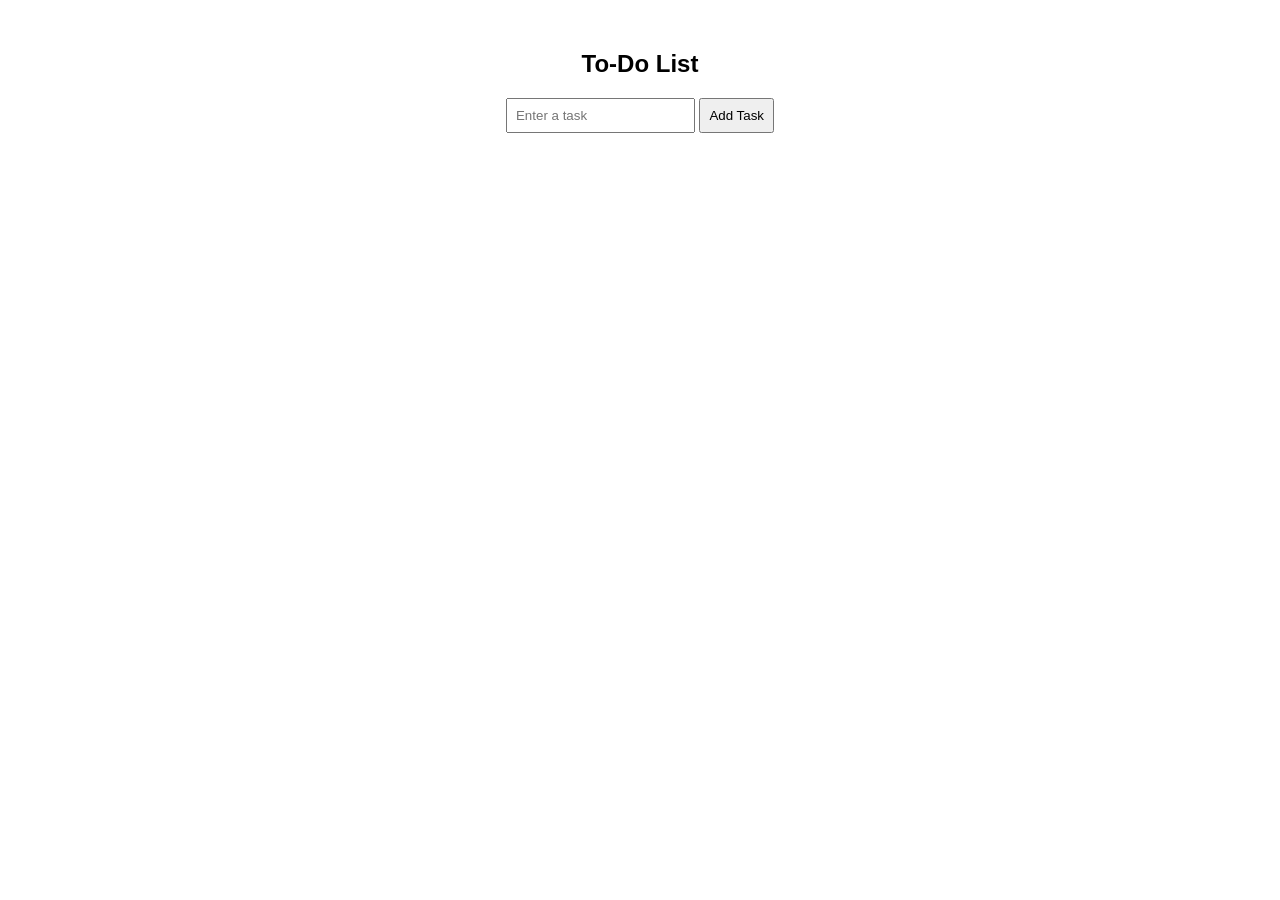
<file: Experiment 7/index.html>
<!DOCTYPE html>
<html>
<head>
    <title>To-Do List</title>
    <link rel="stylesheet" href="style.css">
</head>
<body>

    <h2>To-Do List</h2>

    <input type="text" id="taskInput" placeholder="Enter a task">
    <button onclick="addTask()">Add Task</button>

    <ul id="taskList"></ul>

    <script src="script.js"></script>
</body>
</html>
</file>
<file: Cstiglit Portfolio (Experiment 4)/style.css>
* { 
    margin: 0; 
    padding: 0; 
    box-sizing: border-box; 
}
body { 
    font-family: Arial, sans-serif; 
    background-color: #0F172A; 
    color: #F8FAFC; 
    line-height: 1.6; 
}
.container { 
    width: 90%; 
    max-width: 1100px; 
    margin: 0 auto; 
}
.site-header { 
    background-color: #111827; 
    padding: 18px 0; 
    border-bottom: 1px solid #7C3AED; 
}
.nav-container { 
    display: flex; 
    justify-content: space-between; 
    align-items: center; 
}
.logo { 
    text-decoration: none; 
    font-size: 1.6rem; 
    font-weight: bold; 
    color: #C4B5FD; 
}
.nav-menu { 
    list-style: none; 
    display: flex; 
    gap: 28px; 
}
.nav-menu a { 
    text-decoration: none; 
    color: #E5E7EB; 
    font-weight: 600; 
}

.nav-menu a:hover { 
    color: #C084FC; 
}
.hero { 
    min-height: 75vh; 
    display: flex; 
    align-items: center; 
    padding: 70px 0; 
}
.hero-content { 
    display: flex; 
    justify-content: space-between; 
    align-items: center; 
    gap: 60px; 
}
.hero-text { 
    flex: 1; 
}

.intro { 
    color: #A78BFA; 
    font-weight: bold; 
    margin-bottom: 8px; 
}

.hero h1 { 
    font-size: 3rem; 
    line-height: 1.1; 
    margin-bottom: 18px; 
}

.tagline { 
    font-size: 1.25rem; 
    color: #C084FC; 
    margin-bottom: 15px; 
}

.description { 
    max-width: 600px; 
    margin-bottom: 25px; 
}
.button { 
    display: inline-block; 
    padding: 12px 22px; 
    background-color: #7C3AED; 
    color: #FFFFFF; 
    text-decoration: none; 
    border-radius: 8px; 
    font-weight: bold; 
}

.button:hover { 
    background-color: #6D28D9; 
}
.profile-photo { 
    width: 280px; 
    height: 320px; 
    border-radius: 20px; 
    overflow: hidden; 
    border: 2px solid #A78BFA; 
    background-color: #1F2937; 
}

.profile-photo img { 
    width: 100%;     
    height: 100%; 
    object-fit: cover; 
    display: block; 
}
.site-footer { 
    background-color: #111827; 
    padding: 35px 0 15px; 
    margin-top: 30px; 
}

.footer-content { 
    display: flex; 
    justify-content: space-between; 
    gap: 30px; 
}

.footer-contact { 
    text-align: right; 
}

.copyright { 
    text-align: center; 
    margin-top: 25px; 
    padding-top: 15px; 
    border-top: 1px solid #374151; 
    font-size: 0.9rem; 
}
.projects-section { 
    padding: 70px 0; 
    min-height: 75vh; 
}

.section-heading { 
    margin-bottom: 40px; 
}

.section-heading h1 { 
    font-size: 2.7rem; 
    margin-bottom: 10px; 
}

.project-grid { 
    display: grid; 
    grid-template-columns: repeat(3, 1fr); 
    gap: 25px; 
}
.project-card { 
    background-color: #1F2937; 
    padding: 30px; 
    border-radius: 16px; 
    border: 1px solid #374151; 
    box-shadow: 0 8px 20px rgba(0, 0, 0, 0.25); 
    transition: transform 0.2s ease; 
}

.project-card:hover { 
    transform: translateY(-5px); 
}

.project-number { 
    color: #A78BFA; 
    font-weight: bold; 
    margin-bottom: 20px; 
}

.project-card h2 { 
    margin-bottom: 15px; 
    color: #F9FAFB; 
}

.project-tech { 
    margin-top: 20px; 
    font-size: 0.9rem; 
    color: #D8B4FE; 
}
.contact-section { 
    padding: 70px 0; 
    min-height: 75vh; 
}

.contact-form { 
    max-width: 700px; 
    margin: 0 auto; 

    display: flex; 
    flex-direction: column; 
    gap: 20px; 

    background-color: #1F2937; 
    padding: 35px; 
    border-radius: 16px; 
    border: 1px solid #374151; 
    box-shadow: 0 8px 20px rgba(0, 0, 0, 0.25); 
}

.form-group { 
    display: flex; 
    flex-direction: column; 
    gap: 8px; 
}

.form-group label { 
    font-weight: bold; 
    color: #F3F4F6; 
}

.form-group input,
.form-group textarea { 
    width: 100%; 
    padding: 12px 14px; 

    font-family: inherit; 
    font-size: 1rem; 

    border: 1px solid #4B5563; 
    border-radius: 8px; 
    background-color: #111827; 

    outline: none; 
    color: #F9FAFB;
}

.form-group input:focus,
.form-group textarea:focus { 
    border-color: #A78BFA; 
}

.contact-form .button { 
    border: none; 
    cursor: pointer; 
    align-self: flex-start; 
}

/* ------------------------------ 
   Mobile Responsive Design 
--------------------------------- */

@media (max-width: 480px) {

    .container { 
        width: 88%; 
    }

    .nav-container { 
        flex-direction: column; 
        gap: 15px; 
    }

    .nav-menu { 
        gap: 15px; 
        flex-wrap: wrap; 
        justify-content: center; 
    }

    .hero { 
        padding: 50px 0; 
    }

    .hero-content { 
        flex-direction: column; 
        text-align: center; 
        gap: 40px; 
    }

    .hero h1 { 
        font-size: 2.2rem; 
    }

    .tagline { 
        font-size: 1.1rem; 
    }

    .description { 
        margin-left: auto; 
        margin-right: auto; 
    }
    .profile-photo {
    width: 220px;
    height: 260px;
    border-radius: 20px;
    overflow: hidden;
}
.profile-photo img {
    width: 100%;
    height: 100%;
    object-fit: cover;
    display: block;
}

    .project-grid { 
        grid-template-columns: 1fr; 
    }

    .section-heading { 
        text-align: center; 
    }

    .section-heading h1 { 
        font-size: 2.2rem; 
    }

    .contact-form { 
        padding: 25px; 
    }

    .footer-content { 
        flex-direction: column; 
        text-align: center; 
    }

    .footer-contact { 
        text-align: center; 
    }

}

/* Social media links */
.social-links {
    width: 100%;
    margin: 35px auto 0;
    text-align: center;
}

.social-links h2 {
    color: #C4B5FD;
    margin-bottom: 20px;
    text-align: center;
}

.social-icons {
    display: flex;
    justify-content: center;
    align-items: center;
    flex-wrap: wrap;
    gap: 15px;
    width: 100%;
}

.social-icons .social-btn {
    display: inline-flex;
    align-items: center;
    justify-content: center;
    gap: 8px;
    padding: 10px 16px;
    background-color: #1E293B;
    border: 1px solid #475569;
    border-radius: 8px;
    color: #FFFFFF;
    text-decoration: none;
    font-weight: bold;
}

.social-icons .social-btn img {
    width: 24px !important;
    height: 24px !important;
    max-width: 24px !important;
    max-height: 24px !important;
    object-fit: contain;
    display: block;
    flex: 0 0 24px;
    margin: 0;
}

.social-icons .social-btn:hover {
    background-color: #7C3AED;
    color: #FFFFFF;
    transform: translateY(-2px);
}

@media (max-width: 480px) {
    .social-icons {
        gap: 8px;
    }

    .social-icons .social-btn {
        padding: 10px 12px;
    }
}
</file>
<file: Experiment 1/style.css>
*{
  margin:0;
  padding:0;
  box-sizing:border-box;
  font-family:Arial, sans-serif;
}

body{
  background:#EFE9DE;
  color:#241D17;
  line-height:1.6;
}

.container{
  width:90%;
  max-width:1100px;
  margin:auto;
  display:flex;
  justify-content:space-between;
  align-items:center;
}

header{
  background:#EFE9DE;
  padding:18px 0;
  border-bottom:1px solid #d8cfbf;
  position:sticky;
  top:0;
}

.logo{
  font-family:Georgia, serif;
}

nav{
  display:flex;
  gap:25px;
}

nav a{
  text-decoration:none;
  color:#241D17;
  font-weight:bold;
}

nav a:hover{
  color:#4B5D44;
}

.hero{
    height: 80vh;
    background: linear-gradient(#855a21cc, rgba(36,29,23,.45)),
                url("hero.jpg");
    background-size: cover;
    background-position: center;
    background-repeat: no-repeat;

    display:flex;
    justify-content:center;
    align-items:center;
    text-align:center;
}

.hero-text{
    max-width: 850px;
    margin: auto;
    text-align: center;
}

.hero-text h1{
    color: white;
    font-size: 56px;
    line-height: 1.1;
    white-space: nowrap;
    margin-bottom: 20px;
}

.hero-text p{
    color:#F5F5F5;
    font-size:20px;
    margin-bottom:25px;
}

.hero-text .btn{
    background:#241D17;
    color:#FFFFFF;
}

.hero-text{
  max-width:600px;
}

.hero h1{
  font-size:48px;
  margin-bottom:20px;
}

.btn{
  display:inline-block;
  margin-top:20px;
  padding:12px 24px;
  background:#241D17;
  color:white;
  text-decoration:none;
}

.services{
  padding:70px 5%;
  background:#FBF9F5;
}

.services h2{
  text-align:center;
  margin-bottom:40px;
  font-size:36px;
}

.grid{
  display:grid;
  grid-template-columns:repeat(2,1fr);
  gap:25px;
  max-width:1100px;
  margin:auto;
}

.card{
    background: #7B5232;      /* Walnut wood */
    color: white;
    padding: 25px;
    border: 2px solid #D6B38A;
    border-radius: 18px;
    box-shadow: 0 4px 10px rgba(0,0,0,0.25);
}

.card h3{
    color: #FFF8E8;
    margin-bottom: 10px;
}

.card p{
    color: #F5E8D6;
}

footer{
    background: #7B5232;      /* Walnut wood */
    color: #FFF8E8;
    text-align: center;
    padding: 40px 20px;
    margin-top: 0;
    border-top: 2px solid #D6B38A;
}

footer h3{
    color: #FFF8E8;
    margin-bottom: 10px;
}

footer p{
    color: #F5E8D6;
    margin: 6px 0;
}

@media(max-width:768px){

  .container{
    flex-direction:column;
    gap:15px;
  }

  nav{
    flex-wrap:wrap;
    justify-content:center;
  }

  .hero h1{
    font-size:34px;
  }

  .grid{
    grid-template-columns:1fr;
  }
}
</file>
<file: Experiment 11/style.css>
body {
    font-family: Arial;
    text-align: center;
    margin: 50px;
}

input, button {
    padding: 10px;
    margin: 5px;
}

button {
    cursor: pointer;
}

#error {
    color: red;
}

#weather {
    margin-top: 20px;
}
</file>
<file: Experiment 2/style.css>
*{
    margin:0;
    padding:0;
    box-sizing:border-box;
    font-family:Arial, sans-serif;
}

body{
    line-height:1.6;
    color:#111111;
}

/* Header using Flexbox */
header{
    display: flex;
    justify-content: space-between;
    align-items: center;
    padding: 15px 40px;
    background: rgba(12, 22, 38, 0.88);   /* Glass navy */
    backdrop-filter: blur(8px);
    color: white;
    position: sticky;
    top: 0;
    z-index: 1000;
}

.logo{
    font-size: 28px;
    font-weight: bold;
    color: #F8C146;    /* Warm gold */
}

nav a{
    color: #F5F5F5;
    text-decoration: none;
    font-weight: 600;
    margin-left: 20px;
}

nav a:hover{
    color: #F8C146;
}

/* Hero Section */
.hero{
    height:85vh;
    background:url("herotech.jpg");
    background-size:cover;
    background-position:center;
    display:flex;
    justify-content:center;
    align-items:center;
    text-align:center;
    color:white;
}

.hero-text{
    background:rgba(17, 17, 17, 0.5);
    padding:25px;
    border-radius:8px;
}

.hero h1{
    font-size:48px;
}

.hero p{
    margin:15px 0;
    font-size:20px;
}

.btn{
    display:inline-block;
    background:#ffc107;
    color:black;
    padding:12px 20px;
    text-decoration:none;
    border-radius:5px;
}
/* About Hero */
.about-hero{
    height:40vh;
    background:linear-gradient(rgba(12,22,38,0.75),
              rgba(13,71,161,0.65)),
              url("herotech.jpg");
    background-size:cover;
    background-position:center;
    display:flex;
    flex-direction:column;
    justify-content:center;
    align-items:center;
    text-align:center;
    color:white;
}

.about-hero h1{
    font-size:42px;
    margin-bottom:10px;
}

.about-content{
    background:#F4F7FC;
    padding:60px 40px;
    display:grid;
    grid-template-columns:repeat(2,1fr);
    gap:30px;
}

.about-box{
    background:white;
    padding:30px;
    border-radius:12px;
    border-top:5px solid #F8C146;
    box-shadow:0 4px 12px rgba(0,0,0,0.15);
}

.about-box h2{
    color:#0D47A1;
    margin-bottom:15px;
}

.about-box p{
    color:#555;
    line-height:1.7;
}

/* Mobile */
@media(max-width:768px){
    .about-content{
        grid-template-columns:1fr;
        padding:30px 20px;
    }

    .about-hero h1{
        font-size:32px;
    }
}

/* Services using Grid */
.services{
    padding: 60px 40px;
    background:linear-gradient(135deg,#1A1F36,#0D47A1);
    text-align: center;
}

.services h2{
    color: #fafbfc;
    font-size: 36px;
    margin-bottom: 30px;
}

.grid{
    display: grid;
    grid-template-columns: repeat(2,1fr);
    gap: 25px;
}

.card{
    background: white;
    padding: 25px;
    border-radius: 12px;
    border-top: 5px solid #FFC107;
    box-shadow: 0 4px 12px rgba(0,0,0,0.15);
}

.card h3{
    color: #0D47A1;
    margin-bottom: 10px;
}

.card:hover{
    transform: translateY(-5px);
    transition: 0.3s;
}

/* Contact */
.contact{
    padding: 60px 20px;
    background: linear-gradient(135deg,#1A1F36,#0D47A1);
    color: white;
    text-align: center;
}

.contact h2{
    font-size: 36px;
    margin-bottom: 25px;
}

form{
    max-width: 500px;
    margin: auto;
    display: flex;
    flex-direction: column;
    gap: 15px;
}

input, textarea{
    padding: 12px;
    border: none;
    border-radius: 6px;
    font-size: 16px;
}

button{
    background: #0C1626;
    color: #fbfbfc;
    font-weight: bold;
    padding: 12px;
    border: none;
    border-radius: 6px;
    cursor: pointer;
}

button:hover{
    background: #FFD54F;
}

/* Footer */
footer{
    background: #111A27;      /* Matches hero shadows */
    color: #D6DCE5;
    text-align: center;
    padding: 22px;
    border-top: 1px solid rgba(248,193,70,0.25);
    margin-top: 0;
}

footer p{
    margin: 5px 0;
}
/* Responsive Design */
@media(max-width:768px){

    header{
        flex-direction:column;
        gap:15px;
        text-align:center;
    }

    nav{
        flex-direction:column;
    }

    .hero{
    min-height: calc(100vh - 120px);
    background-size: cover;
    background-position: center;
    display: flex;
    justify-content: center;
    align-items: center;
}

    .hero h1{
        font-size:32px;
    }

    .hero p{
        font-size:16px;
    }

    .grid{
        grid-template-columns:1fr;
    }

    .services,
    .contact{
        padding:25px;
    }
}
</file>
<file: Experiment 6/style.css>
body {
    font-family: Arial;
    text-align: center;
    background-color: lightgray;
}

h1 {
    color: darkblue;
}

input, select {
    padding: 10px;
    margin: 10px;
}

/* ivide product list oru id aan.
So # vech access cheyth  */
#productList {
    display: flex; /* ith namade div class ne sidekkum indakkum */
    flex-wrap: wrap;/* ini side ikk sthalam kazhinja div box ne adikk indakkum */
    justify-content: center;/* eleam center ikk vech */
}

/* ividenn adikk javascript inn edukkana elements aan */

.product {
    background-color: white;
    width: 200px;
    margin: 10px;
    padding: 15px;
    border: 1px solid gray;
}

.product h3 {
    color: darkblue;
}

.product p {
    color: black;
}
</file>
<file: Experiment 7/style.css>
body {
    font-family: Arial;
    text-align: center;
    margin: 50px;
}

input {
    padding: 8px;
}

button {
    padding: 8px;
    cursor: pointer;
}

li {
    margin: 10px;
    list-style: none;
}

.completed {
    text-decoration: line-through;
    color: gray;
}
</file>
